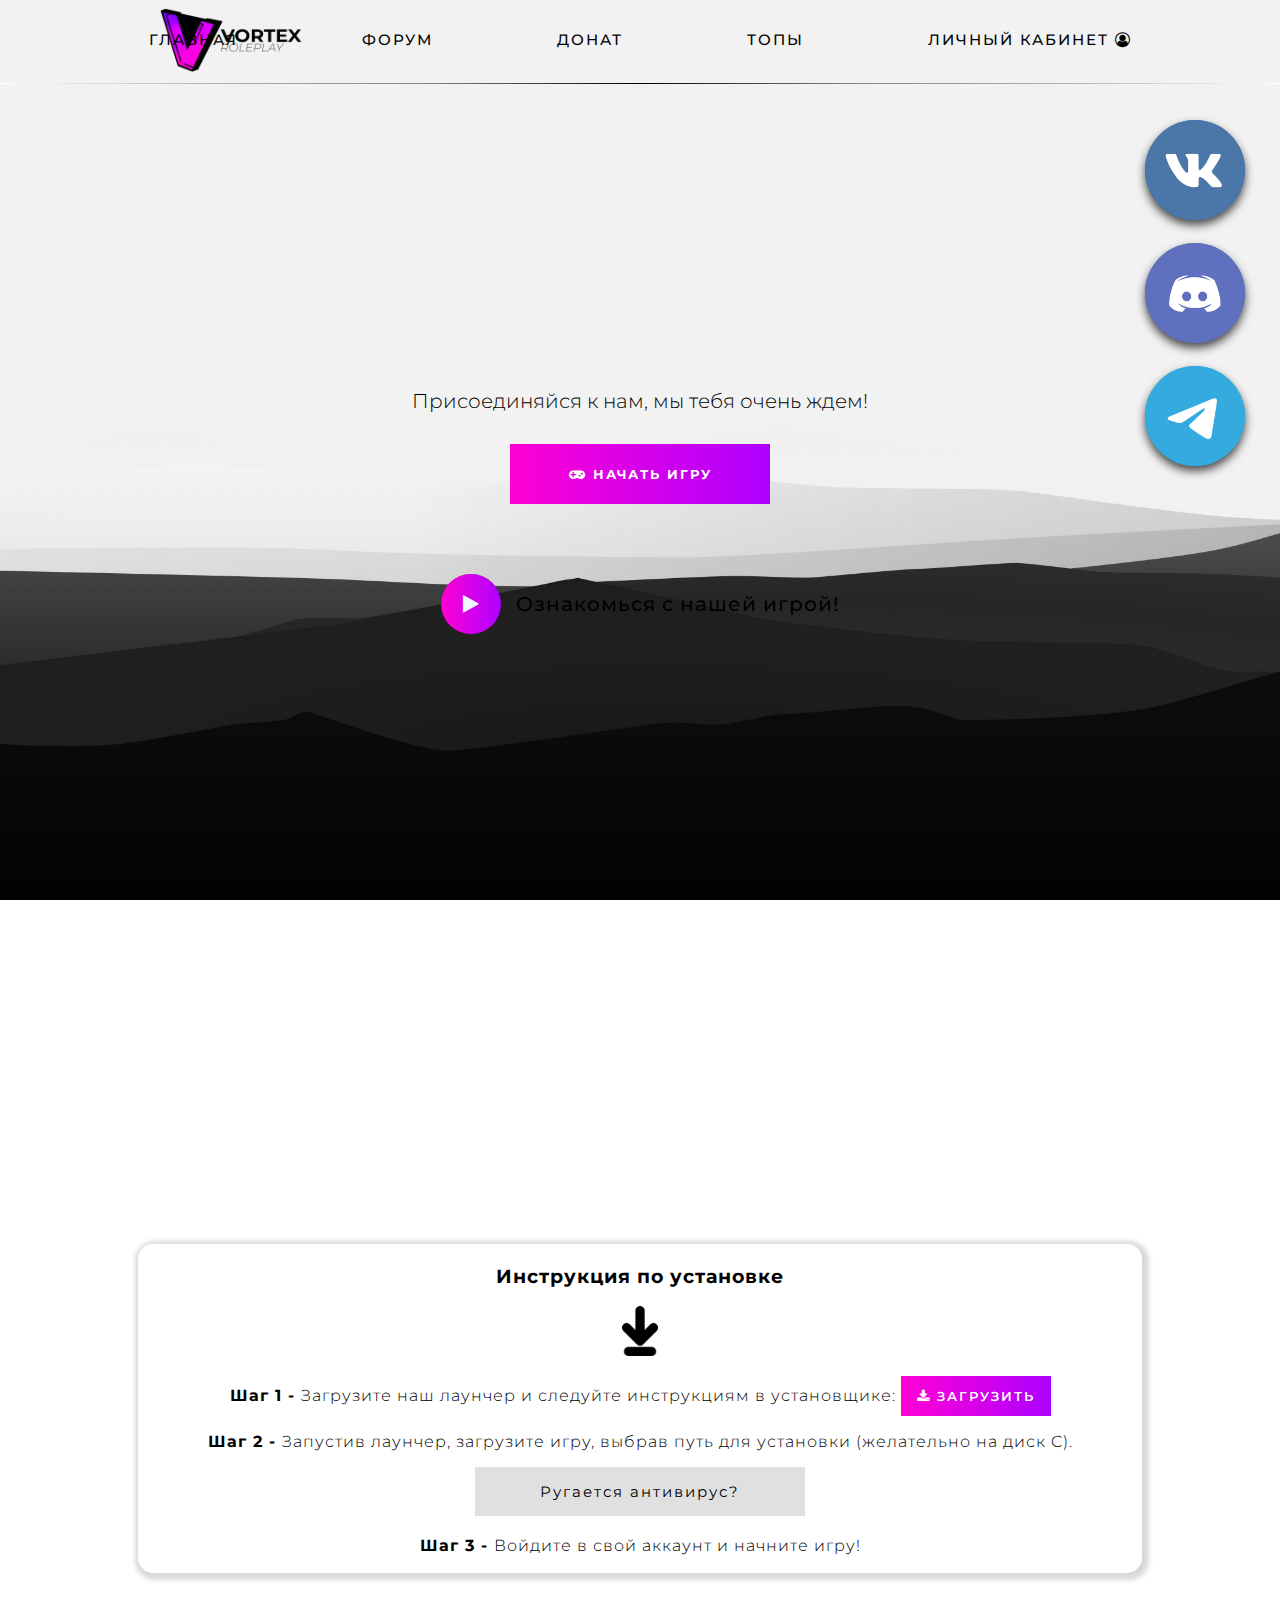
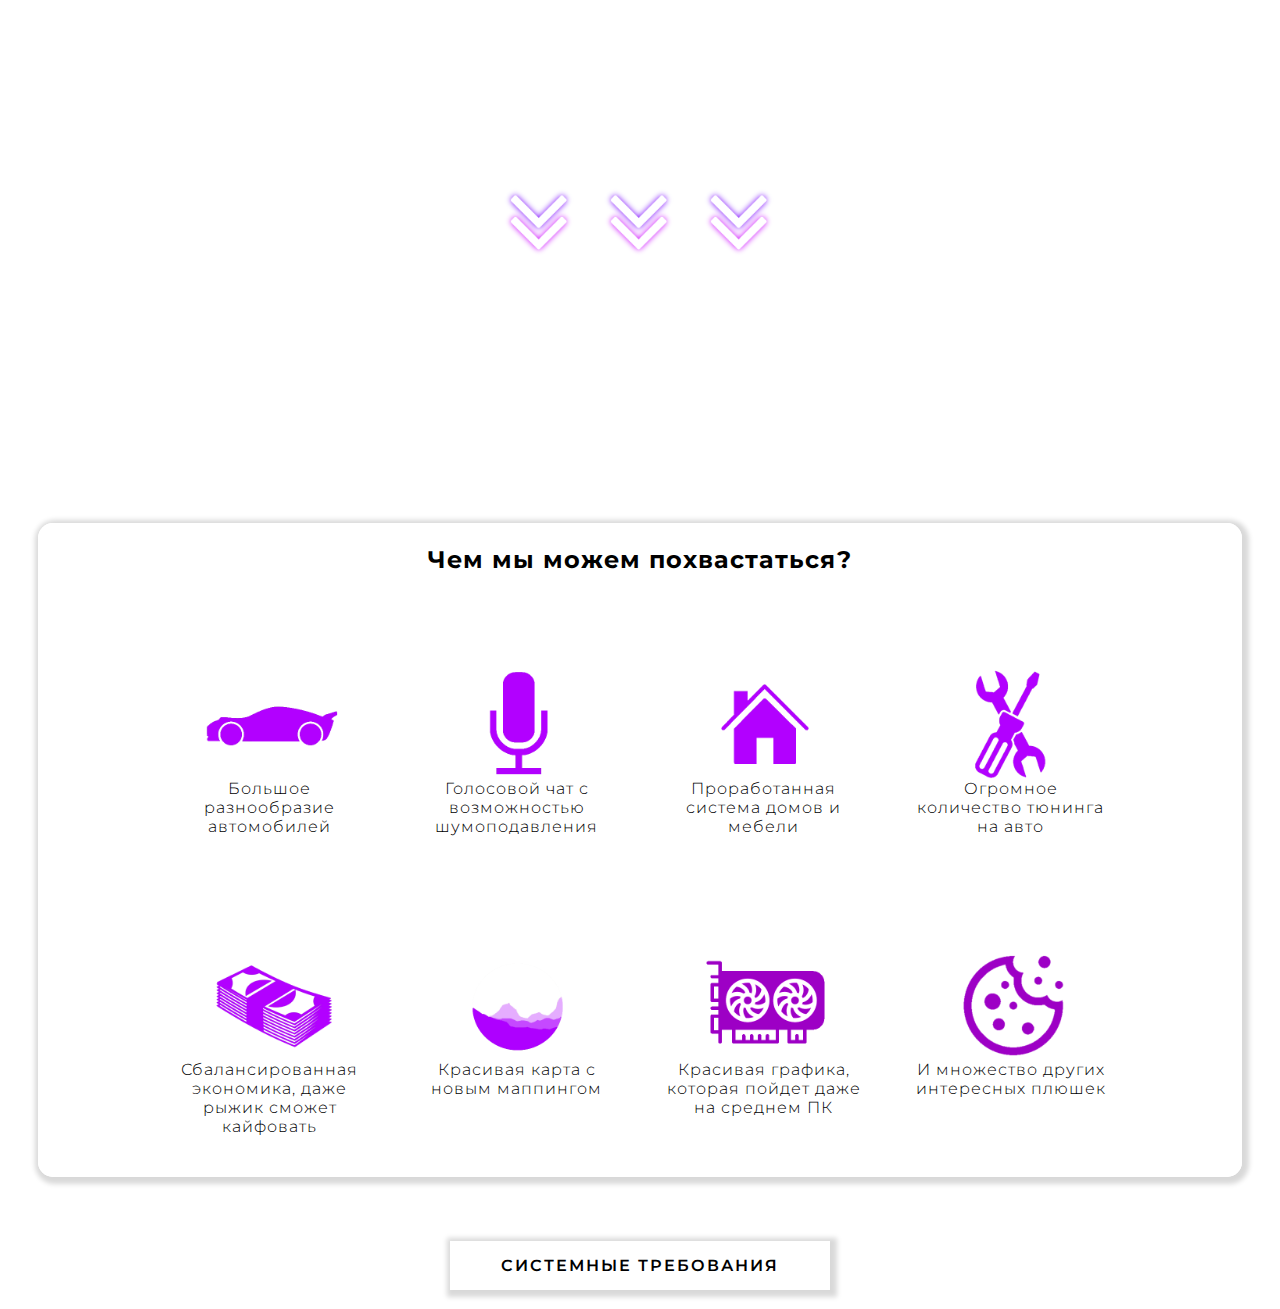
<file: index.html>
<!DOCTYPE html>
<html lang="en">
<head>
    <link rel="preconnect" href="https://fonts.googleapis.com">
    <link rel="preconnect" href="https://fonts.gstatic.com" crossorigin>
    <link rel="stylesheet" href="https://cdnjs.cloudflare.com/ajax/libs/font-awesome/4.7.0/css/font-awesome.min.css">
    <link href="https://fonts.googleapis.com/css2?family=Montserrat:ital,wght@0,100..900;1,100..900&family=Poppins:ital,wght@0,100;0,200;0,300;0,400;0,500;0,600;0,700;0,800;0,900;1,100;1,200;1,300;1,400;1,500;1,600;1,700;1,800;1,900&family=Roboto+Mono:ital,wght@0,100..700;1,100..700&display=swap" rel="stylesheet">
    <meta charset="UTF-8">
    <meta name="viewport" content="width=device-width, initial-scale=1.0">
    <title>Vortex RP | Главная</title>
    <link rel="stylesheet" href="./styles/style.css" type="text/css">
    
</head>
<body>
<!-- ----------------------Сайт меню------------------------ -->
    <div class="site-menu">
        <div class="logotype">
            <img src="./styles/logo/logo-wname.png" alt="Логотип" class="logotype">
        </div>

        <div id="GoToUppp" class="GoToUp"> <!--КНОПКА ВВЕРХ-->
            <div class="GoToUpButton"></div>
         </div>

        <header id="PageHead">
            
            <nav class="nav-btn-block">
                <a href="index.html" class="navigate-button">ГЛАВНАЯ</a>
                <a href="VillageRP-Forum/index.html" class="navigate-button">ФОРУМ</a>
                <a href="donate.html" class="navigate-button">ДОНАТ</a>
                <a href="top-players.html" class="navigate-button">ТОПЫ</a>
                <a id="GoToProfile" class="navigate-button"> ЛИЧНЫЙ КАБИНЕТ <i class='fa fa-user-circle-o'></i></a>
            </nav>
        </header>
    </div>
        

    <div class="head-line"></div>

<!-- --------------------------------------------------CПИСОК СОЦ СЕТЕЙ-------------------------------------------------- -->
    <div class="get-socials"> <!--Список СОЦ СЕТЕЙ-->
        <link rel="stylesheet" href="./styles/socials-button-style.css">
        <form action="https://vk.com/imsgorel" target="_blank"> <button class="link-social-button-VK" id="LinkSocialButtonVK"></button> </form>
        <form action="https://discord.gg/BEKXtrxN" target="_blank"> <button class="link-social-button-DS" id="LinkSocialButtonDS"></button> </form>
        <form action="https://t.me/imsgorel17" target="_blank"> <button class="link-social-button-TG" id="LinkSocialButtonTG"></button> </form>
        
    </div>

    
<!-- --------------------------------------------------КНОПКА "НАЧАТЬ ИГРУ"-------------------------------------------------- -->
    <div class="page-top-content">

        <div class="Content-With-GlowButton">
            <div class="content-1">
                <div class="start-game-title">
                    <p>Присоединяйся к нам, мы тебя очень ждем!</p>
                </div>
            </div>

            <head-2>
                <link rel="stylesheet" href="./styles/glow-button-style.css">
                
                    <div class="glow-btn">
                        <button id="StartGameGlowButton" class="glow-button" type="button">
                            <i id="start-game-icon" class='fa fa-gamepad'></i> НАЧАТЬ ИГРУ
                        </button>   
                    </div>

                    <div class="playnow-desc"><p class="sgt-style">Лишь ты выбираешь свой путь.</p></div>

            </head-2>

    </div>

        

    </div>
<!-- ---------------------------Кнопка "ПОСМОТРИ ВИДЕО О НАС!"-------------------------- -->    
    <div class="game-video-trailer">
        <link rel="stylesheet" href="./styles/video-trailer.css">
        <div class="play-video">
            <button id="ShowGameTrailer" class="play-video-button"><i class="fa fa-play"></i></button>
        </div>
        <p class="play-video-text">Ознакомься с нашей игрой!</p>
        
    </div>

    <div id="GameVideoTrailer" class="game-trailer-box">
        <link rel="stylesheet" href="./styles/video-trailer.css"> <!--ВИДЕО-->
        <div class="game-trailer-video">
                <div class="vid-trl-capt-1">
                    <p class="game-trailer-caption">Видео о Violet RP</p>    
                    <span class="close">&times;</span>
                </div>
            <iframe width="100%" height="600px" src="https://www.youtube.com/embed/AHzm7PFiIsU" frameborder="0" 
            allow="accelerometer; autoplay; encrypted-media; gyroscope; picture-in-picture" allowfullscreen></iframe>
        </div>
      </div>
<!-- ---------------------------------Появление картинок при открытии страницы-------------------------------- -->
    <div class="hidden-blocks-container">
        <div class="hidden-block" id="prev-1">Блок 1</div>
        <div class="hidden-block" id="prev-2">Блок 2</div>
        <div class="hidden-block" id="prev-3">Блок 3</div>
    </div>

<!-- --------------------------------------------------ИНСТУКЦИЯ ПО СКАЧИВАНИЮ-------------------------------------------------- -->
    <div id="DownloadInfoBlock" class="download-game-block">
        <link rel="stylesheet" href="./styles/download-button-style.css">

        <style> /*Стиль стрелок вниз*/
            .htd-step {
                font-weight: 700;
            }
            .download-image {
                width: 50px;
                height: 50px;
            }
        </style>

        <h3 class="king-label" align="center">Инструкция по установке</h2>   
            <img class="download-image" src="./styles/img/download.png">
        <p class="htd-text"> <span class="htd-step">Шаг 1 - </span> Загрузите наш лаунчер и следуйте инструкциям в установщике:
                <span> <button class="download-button" align="center" onclick="triggerDownload('Installer.exe')"><i id="download-icon" class='fa fa-download'></i> ЗАГРУЗИТЬ</button> </span> </p>
        
        <p class="htd-text"> <span class="htd-step">Шаг 2 - </span> Запустив лаунчер, загрузите игру, выбрав путь для установки (желательно на диск C).</p>
        <nav>
            <style> /*Стиль навигационной кнопки "Антивирус ругается?"*/
                        .navigate-button-howtofix {
                            font-size: 15px;
                            text-align: center;
                            display: inline-block;
                            padding: 15px 40px;
                            cursor: pointer;
                            letter-spacing: 2px;
                            position:relative;
                            overflow:hidden;
                            margin: 0 20px;
                            background: #0000001f;
                            font-weight: 400;
                            width: 250px;
                        }
                        .navigate-button-howtofix:before {
                            content: "";
                            position: absolute;
                            width: 0;
                            background : #000000; /*Нижняя полоска*/
                            left: 45%;
                            height: 2px;
                            bottom: 0;
                            transition: all .3s;
                        }
                        
                        .navigate-button-howtofix:hover:before {
                            width: 100%;
                            left:0;
                        }

                        .navigate-button-howtofix:active {
                            background: #0000005b;
                        }
            </style>
            <a href="how-to-fix-antivirus-block.html" class="navigate-button-howtofix">Ругается антивирус?</a>
        </nav>
                
        <p class="htd-text"> <span class="htd-step">Шаг 3 - </span> Войдите в свой аккаунт и начните игру!</p>
        <p></p>
    </div>


    <div id="GoToDownImages" class="gotodown-image">
        <img id="GoToDownImage" class="GoToDown" src="./styles/img/GoToDown_light.png">
        <img id="GoToDownImage" class="GoToDown" src="./styles/img/GoToDown_light.png">
        <img id="GoToDownImage" class="GoToDown" src="./styles/img/GoToDown_light.png">
    </div>


<!-- --------------------------------------------------ИНФО БЛОК-------------------------------------------------- -->
    <div id="InfoBlockWitDesc" class="info-block-1">
        <style>
            .info-block-1 {
            margin: 0 auto;
            max-width: 1200px;
            box-shadow: 2px 2px 5px 5px #00000027;
            letter-spacing: 1px;
            /*background: rgb(255, 255, 255);*/
            background: linear-gradient(rgb(255, 255, 255), rgb(255, 255, 255));
            margin-bottom: 5%;
            border: 2px solid rgb(255, 255, 255);
            border-radius: 15px;
            color:black;
            }

            .card-container {
            display: flex;
            flex-wrap: wrap;
            justify-content: center;
            gap: 15px;
            padding: 15px;
            font-size: 15px;
            }
            
            .card {
            width: 200px;
            border-radius: 8px;
            overflow: hidden;
            padding: 16px;
            }
            
            .card img {
            width: 100%;
            height: auto;
            border-radius: 10px;
            }

            .card p {
            margin-top: -50px;
            margin-bottom: 8px;
            font-size: 16px;
            }
        </style>
        
        <h2 class="king-label-2" align="center">Чем мы можем похвастаться?</h2>

        <div class="card-container">
            <div class="card">
            <img src="./styles/img/info-cards/car-info.png" alt="Cars">
            <p align="center">Большое разнообразие автомобилей</p>
            </div>

            <div class="card">
            <img src="./styles/img/info-cards/microphone-info.png" alt="Microphone">
            <p align="center">Голосовой чат с возможностью шумоподавления</p>
            </div>
            
            <div class="card">
                <img src="./styles/img/info-cards/home-info.png" alt="Home">
                <p align="center">Проработанная система домов и мебели</p>
            </div>

            <div class="card">
                <img src="./styles/img/info-cards/tuning-info.png" alt="Tuning">
                <p align="center">Огромное количество тюнинга на авто</p>
            </div>
            
        </div>

        <div class="card-container">
            <div class="card">
            <img src="./styles/img/info-cards/economy-info.png" alt="Money">
            <p align="center">Сбалансированная экономика, даже рыжик сможет кайфовать</p>
            </div>

            <div class="card">
            <img src="./styles/img/info-cards/map-info.png" alt="Map">
            <p align="center">Красивая карта с новым маппингом</p>
            </div>
            
            <div class="card">
                <img src="./styles/img/info-cards/graphic-info.png" alt="Videocard">
                <p align="center">Красивая графика, которая пойдет даже на среднем ПК</p>
            </div>

            <div class="card">
                <img src="./styles/img/info-cards/cookies-info.png" alt="Cookie">
                <p align="center">И множество других интересных плюшек</p>
            </div>
            
        </div>

    </div>


<!-- ------------------------Системные требования------------------------------- -->
    <div class="sys-params-block" id="SystemParamsBlock">
        <div class="sys-button-class"> <!--Кнопка "СИСТЕМНЫЕ ТРЕБОВАНИЯ"-->
            <div class="sys-params-button-block">
                <div id="ShowSystemParameters" class="sys-params-button">СИСТЕМНЫЕ ТРЕБОВАНИЯ</div>
            </div>
        </div>


        <div class="content-3">
            <div class="sys-params-caption">
                <p align="center" class="syspar-king-caption">Системные требования:</p>
            </div>
            
            <!-- -------------------------------ТАБЛИЦА С МИНИМАЛЬНЫМИ СИС. ТРЕБОВАНИЯМИ------------------------------- -->
            <div class="sysparam-table-caption">
                <div class="head-line-syspar"></div>
                <p align="center" class="syspar-text-caption">Минимальные</p>
                <div class="head-line-syspar"></div>
            </div>

            <div class="sys-params-table">
                
            <table> 
                <tr>
                    <th  class="sys-param-caption">Версия ОС</th>
                    <th>Windows 8 х64 (и выше)</th>
                </tr>
                <tr>
                    <th class="sys-param-caption">Оперативная память</th>
                    <th>4 Гб DDR3</th>
                </tr>
                <tr>
                    <th class="sys-param-caption">Процессор</th>
                    <th>Intel/AMD с частотой не менее 2.4 GHz</th>
                </tr>
                <tr>
                    <th class="sys-param-caption">Видеопамять</th>
                    <th>Не менее 1 Гб</th>
                </tr>
                <tr>
                    <th class="sys-param-caption">Свободное пространство</th>
                    <th>Не менее 15 Гб свободного места</th>
                </tr>
                <tr>
                    <th class="sys-param-caption">Скорость интернет-соединения</th>
                    <th>20 Мбит/сек</th>
                </tr>
            </table>
            </div>

            <!-- -------------------------------ТАБЛИЦА С РЕКОМЕНДУЕМЫМИ СИС. ТРЕБОВАНИЯМИ------------------------------- -->
            <div class="sysparam-table-caption">
                <div class="head-line-syspar"></div>
                <p align="center" class="syspar-text-caption">Рекомендуемые</p>
                <div class="head-line-syspar"></div>
            </div>

            <div class="sys-params-table">
                <table>
                    <tr>
                        <th  class="sys-param-caption">Версия ОС</th>
                        <th>Windows 10 х64 (и выше)</th>
                    </tr>
                    <tr>
                        <th class="sys-param-caption">Оперативная память</th>
                        <th>8 Гб DDR3</th>
                    </tr>
                    <tr>
                        <th class="sys-param-caption">Процессор</th>
                        <th>Intel/AMD с частотой не менее 3 GHz</th>
                    </tr>
                    <tr>
                        <th class="sys-param-caption">Видеопамять</th>
                        <th>Не менее 3 Гб</th>
                    </tr>
                    <tr>
                        <th class="sys-param-caption">Свободное пространство</th>
                        <th>Не менее 15 Гб свободного места</th>
                    </tr>
                    <tr>
                        <th class="sys-param-caption">Скорость интернет-соединения</th>
                        <th>50 Мбит/сек</th>
                    </tr>
                </table>
                </div>

            <!-- -------------------------------ТАБЛИЦА С СИС. ТРЕБОВАНИЯМИ ДЛЯ УЛЬТРА НАСТРОЕК------------------------------- -->
            <div class="sysparam-table-caption">
                <div class="head-line-syspar"></div>
                <p align="center" class="syspar-text-caption">Для ультра настроек</p>
                <div class="head-line-syspar"></div>
            </div>

            <div class="sys-params-table">
                <table>
                    <tr>
                        <th  class="sys-param-caption">Версия ОС</th>
                        <th>Windows 10 х64 (и выше)</th>
                    </tr>
                    <tr>
                        <th class="sys-param-caption">Оперативная память</th>
                        <th>8 Гб DDR4</th>
                    </tr>
                    <tr>
                        <th class="sys-param-caption">Процессор</th>
                        <th>Intel/AMD с частотой не менее 3.6 GHz</th>
                    </tr>
                    <tr>
                        <th class="sys-param-caption">Видеопамять</th>
                        <th>Не менее 6 Гб</th>
                    </tr>
                    <tr>
                        <th class="sys-param-caption">Свободное пространство</th>
                        <th>Не менее 15 Гб свободного места</th>
                    </tr>
                    <tr>
                        <th class="sys-param-caption">Скорость интернет-соединения</th>
                        <th>50 Мбит/сек</th>
                    </tr>
                </table>
                </div>
        </div>
    </div>
    </body>
    </html>

<!-- -----------------------КНОПКА ВВЕРХ---------------------- -->


<!-- -------------------------------JAVA SCRIPTS----------------------------- -->

<script> //Плавно переносит к верху страницы при её обновлении
    window.onload = () => document.getElementById('PageHead').scrollIntoView({behavior: "smooth", block: "start"});
</script>

<script> //По нажатию "НАЧАТЬ ИГРУ" переносит на гайд по установке
    document.getElementById("StartGameGlowButton").addEventListener("click", function() {
        document.getElementById('DownloadInfoBlock').scrollIntoView({behavior: "smooth", block: "center", inline: "nearest"});
    });


</script>

<div class="download-game-btn"> <!-- КНОПКА СКАЧАТЬ -->
    <script>
        function triggerDownload(fileName) {
        var element = document.createElement('a');
        element.setAttribute('href', fileName);
        element.setAttribute('download', fileName);
        element.style.display = 'none';
        document.body.appendChild(element);
        // Происходит клик, словно совершил его сам программирующий ниндзя
        element.click();
        document.body.removeChild(element);
        }
    </script>
</div>

<script> //По нажатию "СИСТЕМНЫЕ ТРЕБОВАНИЯ" переносит к системным требованиям
    document.getElementById("ShowSystemParameters").addEventListener("click", function() {
        document.querySelector(".content-3").style.display = "block"; // Показывает системные требования
    });
    document.getElementById("ShowSystemParameters").addEventListener("click", function() {
        document.getElementById('SystemParamsBlock').scrollIntoView({behavior: "smooth", block: "start", inline: "nearest"});
    });
</script>

<script> //Скрипт появления картинок при загрузке страницы
    const hiddenBlocks = document.querySelectorAll('.hidden-block');
    const guideBlock = document.getElementById('DownloadInfoBlock');
    var gotoupbtn = document.getElementById('GoToUppp');

    function updateBlocksVisibility() {
        const guideBlockRect = guideBlock.getBoundingClientRect();
        const windowHeight = window.innerHeight;

        // Проверка: если центр блока виден или ниже окна
        if (guideBlockRect.top + guideBlockRect.height / 2 <= windowHeight) {
            hiddenBlocks.forEach(block => {
                block.classList.add('visible'); // Показываем блоки
                gotoupbtn.style.opacity = "1";
            });
        } else {
            hiddenBlocks.forEach(block => {
                block.classList.remove('visible'); // Скрываем блоки
                gotoupbtn.style.opacity = "0";
            });
        }
    }
    window.addEventListener('scroll', updateBlocksVisibility);
    updateBlocksVisibility();
</script>

<script> //Показывает окно с видосом трейлера
    var video_trailer = document.getElementById("GameVideoTrailer");
    var showTrailer_button = document.getElementById("ShowGameTrailer");
    var close_video_window = document.getElementsByClassName("close")[0];

    showTrailer_button.onclick = function() {
    video_trailer.style.display = "block";
    }

    close_video_window.onclick = function() {
    video_trailer.style.display = "none";
    }

    window.onclick = function(event) {
    if (event.target == video_trailer) {
        video_trailer.style.display = "none";
    }
    }
</script>

<script> //ПРОВЕРКА НА ВХОД В ПРОФИЛЬ
    document.getElementById('GoToProfile').addEventListener('click', function() {
    var xhr = new XMLHttpRequest();
    xhr.open('GET', 'user_data.txt', true);
    xhr.onreadystatechange = function() {
        if (xhr.readyState === 4 && xhr.status === 200) {
        var user = parseInt(xhr.responseText);
        if (user === 0) {
            window.location = 'registration.html';
        } else if (user === 1) {
            window.location = 'login.html';
        } else if (user === 2) {
            window.location = 'profile.html';
        } else {
            alert('User not found');
        }
        }
    };
    xhr.send();
    });
</script>

<script> //По нажатию "СИСТЕМНЫЕ ТРЕБОВАНИЯ" переносит к системным требованиям
   document.getElementById("GoToDownImages").addEventListener("click", function() {
        document.getElementById('InfoBlockWitDesc').scrollIntoView({behavior: "smooth", block: "start", inline: "nearest"});
    });
</script>
</file>
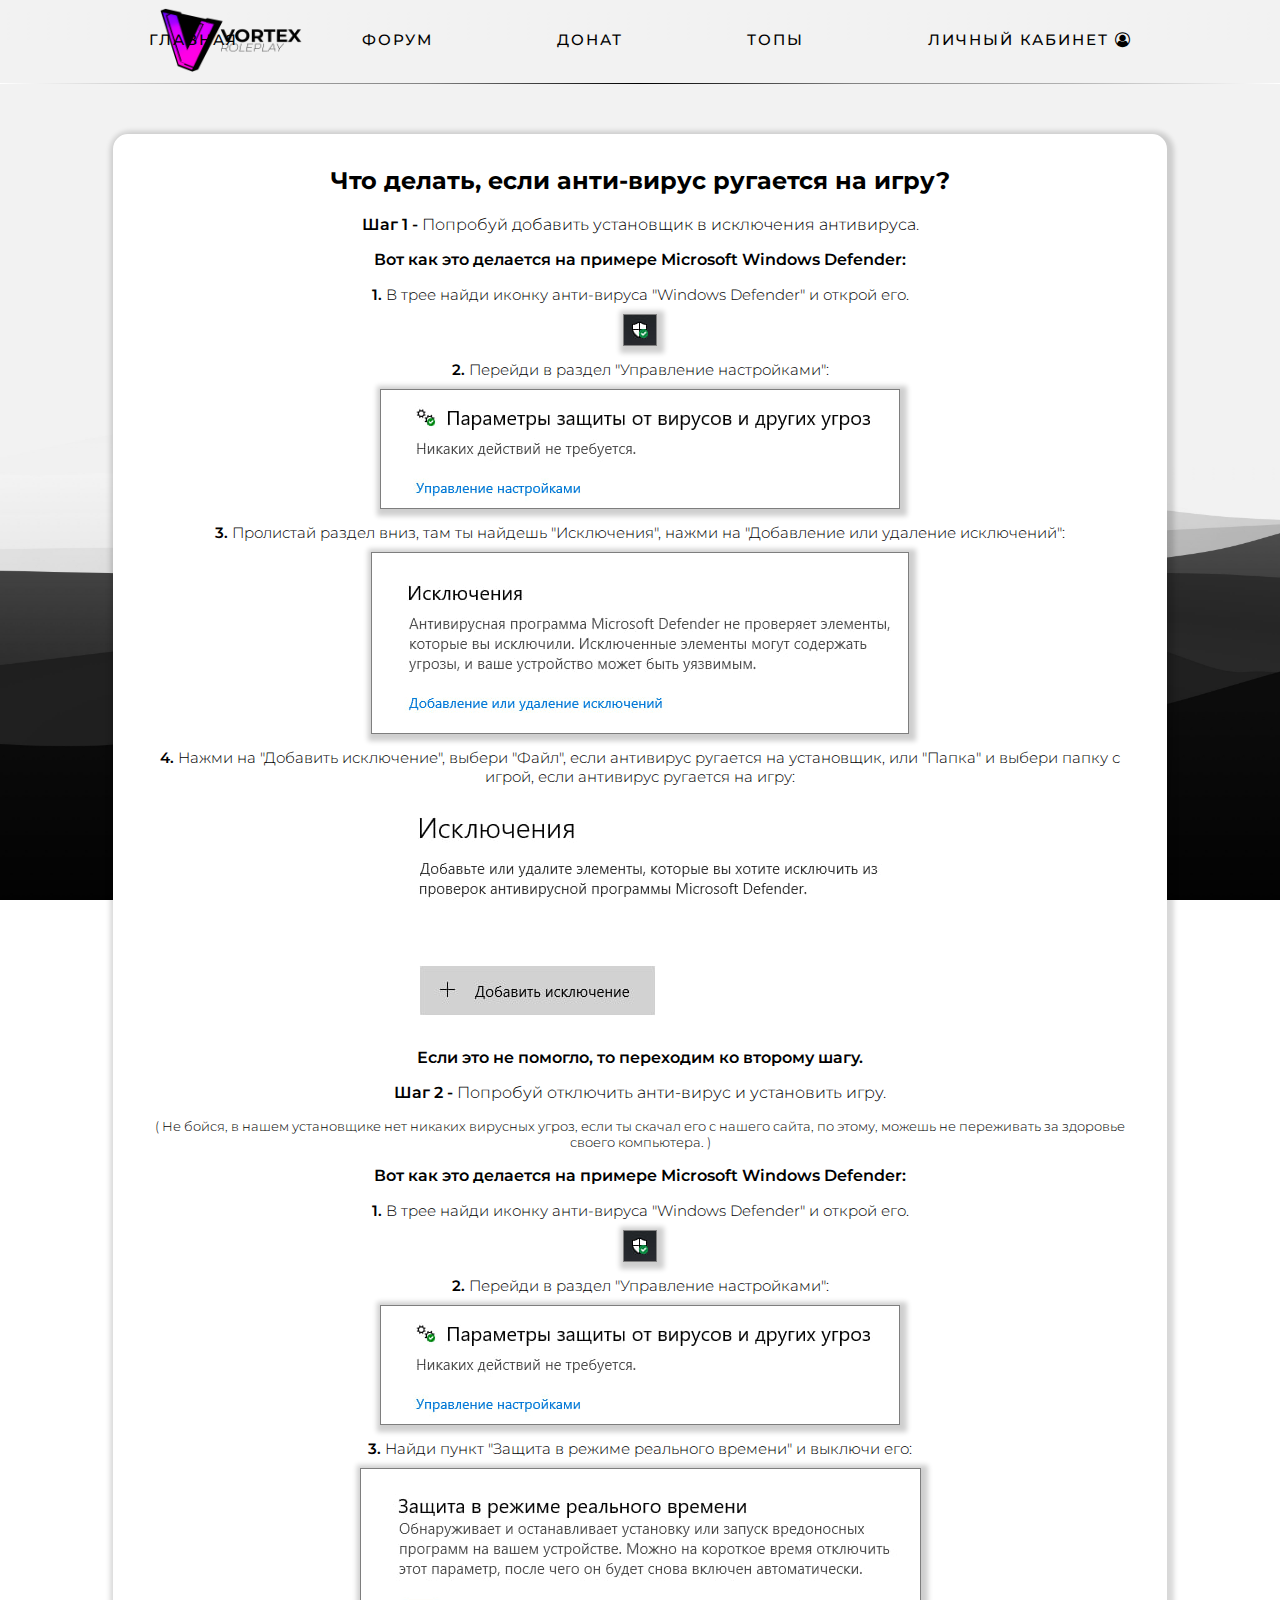
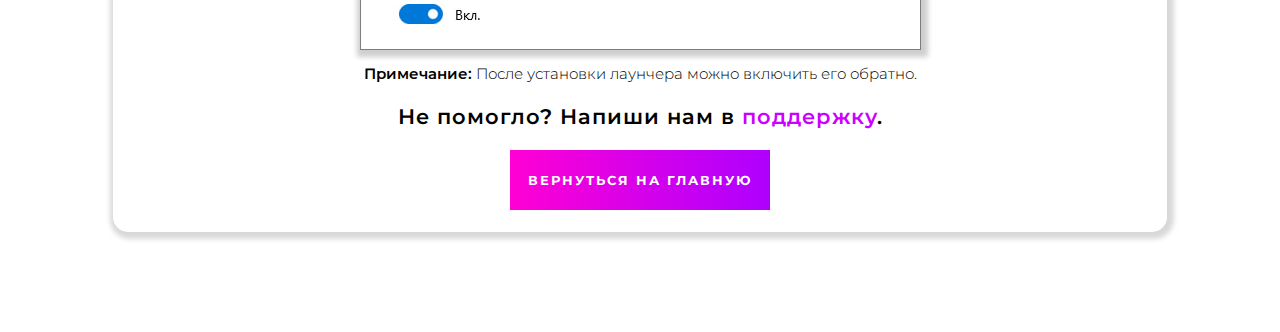
<file: how-to-fix-antivirus-block.html>
<!DOCTYPE html>
<html lang="en">
<head>
    <link rel="preconnect" href="https://fonts.googleapis.com">
    <link rel="preconnect" href="https://fonts.gstatic.com" crossorigin>
    <link rel="stylesheet" href="https://cdnjs.cloudflare.com/ajax/libs/font-awesome/4.7.0/css/font-awesome.min.css">
    <link href="https://fonts.googleapis.com/css2?family=Montserrat:ital,wght@0,100..900;1,100..900&family=Poppins:ital,wght@0,100;0,200;0,300;0,400;0,500;0,600;0,700;0,800;0,900;1,100;1,200;1,300;1,400;1,500;1,600;1,700;1,800;1,900&family=Roboto+Mono:ital,wght@0,100..700;1,100..700&display=swap" rel="stylesheet">
    <meta charset="UTF-8">
    <meta name="viewport" content="width=device-width, initial-scale=1.0">
    <title>Vortex RP | ПОМОЩЬ</title>
    <link rel="stylesheet" href="./styles/howtofix-style.css">
    
</head>
<body>
<!-- ----------------------Сайт меню------------------------ -->
    <div class="site-menu">
        <div class="logotype">
            <img src="./styles/logo/logo-wname.png" alt="Логотип" class="logotype">
        </div>

        <header id="PageHead">
            
            <nav class="nav-btn-block">
                <a href="index.html" class="navigate-button">ГЛАВНАЯ</a>
                <a href="VillageRP-Forum/index.html" class="navigate-button">ФОРУМ</a>
                <a href="donate.html" class="navigate-button">ДОНАТ</a>
                <a href="top-players.html" class="navigate-button">ТОПЫ</a>
                <a href="profile.html" class="navigate-button"> ЛИЧНЫЙ КАБИНЕТ <i class='fa fa-user-circle-o'></i></a>
            </nav>
        </header>
    </div>
        

    <div class="head-line"></div>
<!-- ---------------------------СТИЛИЗАЦИЯ ОБЪЕКТОВ------------------------- -->
    <style>
        .HowToFixAntivirus {
            font-size: 15px;
            justify-content: center;
            margin: 0 auto;
            margin-top: 10px;
            margin-bottom: 10px;
        }
        .htf-text {
            font-weight: 600;
        }
        .no-fear {
            font-weight: 300;
            font-size: 13px;
        }
        .support-text-link {
            font-weight: 600;
            font-size: 21px;
            letter-spacing: 1px;
        }
        .htd-step {
            font-weight: 600;
        }
        .for-content-centring {
            justify-content: center;
            align-items: center;
            margin: 0 auto;
            width: 800px;
            height: 50px;
        }
    </style>

    <div class="for-content-centring"></div>
        <main class="fix-border">
            <style>
                #img-help {
                    border: 1px solid rgba(0, 0, 0, 0.507);
                    box-shadow: 2px 2px 5px 5px rgba(0, 0, 0, 0.192);
                }
                .fix-border {
                    margin-left: 300px;
                    margin-right: 300px;
                    margin-top: 50px;
                    padding-top: 10px;
                    padding-left: 25px;
                    padding-right: 25px;
                    margin: 0 auto;
                    width: 1000px;
                    max-width: 1000px;
                    justify-content: center;
                    margin-bottom: 100px;
                    background: #ffffff;
                    box-shadow: 2px 2px 5px 5px #00000027;
                    border: 2px solid #ffffff;
                    border-radius: 15px;
                    background-size: cover;
                    background-attachment: fixed;
                }
                .content {
                    justify-content: center;
                    text-align: center;
                }
                
            </style>

                <div class="content">

                    <h2 class="king-label" align="center">Что делать, если анти-вирус ругается на игру?</h2>
                    <p class="htd-text"> <span class="htd-step">Шаг 1 - </span> 
                        Попробуй добавить установщик в исключения антивируса.
                    </p>
                    <p class="htf-text">Вот как это делается на примере Microsoft Windows Defender:</p>
                    <p class="HowToFixAntivirus"> <span class="htd-step">1. </span> В трее найди иконку анти-вируса "Windows Defender" и открой его.</p>
                    <img id="img-help" src="how-to-fix-antivirus-block/img/step-1.jpg">
                    <p class="HowToFixAntivirus"> <span class="htd-step">2. </span> Перейди в раздел "Управление настройками":</p>
                    <img id="img-help" src="how-to-fix-antivirus-block/img/step-2.jpg">
                    <p class="HowToFixAntivirus"> <span class="htd-step">3. </span> Пролистай раздел вниз, там ты найдешь "Исключения", нажми на "Добавление или удаление исключений":</p>
                    <img id="img-help" src="how-to-fix-antivirus-block/img/step-3.jpg">
                    <p class="HowToFixAntivirus"> <span class="htd-step">4. </span> Нажми на "Добавить исключение", выбери "Файл", если антивирус ругается на установщик, или "Папка" и выбери папку с игрой,
                        если антивирус ругается на игру:
                    </p>
                    <img src="how-to-fix-antivirus-block/img/step-4.jpg">
                    <p class="htf-text">Если это не помогло, то переходим ко второму шагу.</p>

                    <p class="htd-text"> <span class="htd-step">Шаг 2 - </span> 
                        Попробуй отключить анти-вирус и установить игру.
                    </p>
                    <p class="no-fear">( Не бойся, в нашем установщике нет никаких вирусных угроз, если ты скачал его с нашего сайта, 
                        по этому, можешь не переживать за здоровье своего компьютера. )</p>
                    <p class="htf-text">Вот как это делается на примере Microsoft Windows Defender:</p>
                    <p class="HowToFixAntivirus"> <span class="htd-step">1. </span> В трее найди иконку анти-вируса "Windows Defender" и открой его.</p>
                    <img id="img-help" src="how-to-fix-antivirus-block/img/step-1.jpg">
                    <p class="HowToFixAntivirus"> <span class="htd-step">2. </span> Перейди в раздел "Управление настройками":</p>
                    <img id="img-help" src="how-to-fix-antivirus-block/img/step-2.jpg">
                    <p class="HowToFixAntivirus"> <span class="htd-step">3. </span> Найди пункт "Защита в режиме реального времени" и выключи его:</p>
                    <img id="img-help" src="how-to-fix-antivirus-block/img/step-5.jpg">

                    <p class="HowToFixAntivirus"> <span class="htd-step">Примечание: </span> После установки лаунчера можно включить его обратно.</p>
                    <p class="support-text-link">Не помогло? Напиши нам в <span id="SupportLink" href="support.html" class="support-link">поддержку</span>.</p>
                        <style>
                            .support-link {
                                color: #cc00ff;
                            }
                            .support-link:hover {
                                color: #dd53ff;
                                cursor: pointer;
                            }
                            .support-link:active {
                                color: #ac53ff;
                            }
                        </style>

                    <div class="start-game-btn">
                        <link rel="stylesheet" href="./styles/glow-button-style.css">
                        <style>
                            .glow-button {
                                margin-bottom: 20px;
                            }
                        </style>
                        <button href="index.html" id="BackGlowButton" class="glow-button" type="button">ВЕРНУТЬСЯ НА ГЛАВНУЮ</button>   
                        <script>
                            document.getElementById('BackGlowButton').addEventListener('click', function() {
                            window.location.href = 'index.html'; // Возвращает на главную страницу
                            });

                            document.getElementById('SupportLink').addEventListener('click', function() {
                            window.location.href = 'support.html'; // Кидает на страницу поддержки
                            });
                        </script> 
                    </div>

                </div>
    </div>
    </main>
</body>

<script> //ПРОВЕРКА НА ВХОД В ПРОФИЛЬ
    document.getElementById('GoToProfile').addEventListener('click', function() {
    var xhr = new XMLHttpRequest();
    xhr.open('GET', 'user_data.txt', true);
    xhr.onreadystatechange = function() {
        if (xhr.readyState === 4 && xhr.status === 200) {
        var user = parseInt(xhr.responseText);
        if (user === 0) {
            window.location = 'registration.html';
        } else if (user === 1) {
            window.location = 'login.html';
        } else if (user === 2) {
            window.location = 'profile.html';
        } else {
            alert('User not found');
        }
        }
    };
    xhr.send();
    });
</script>
</file>
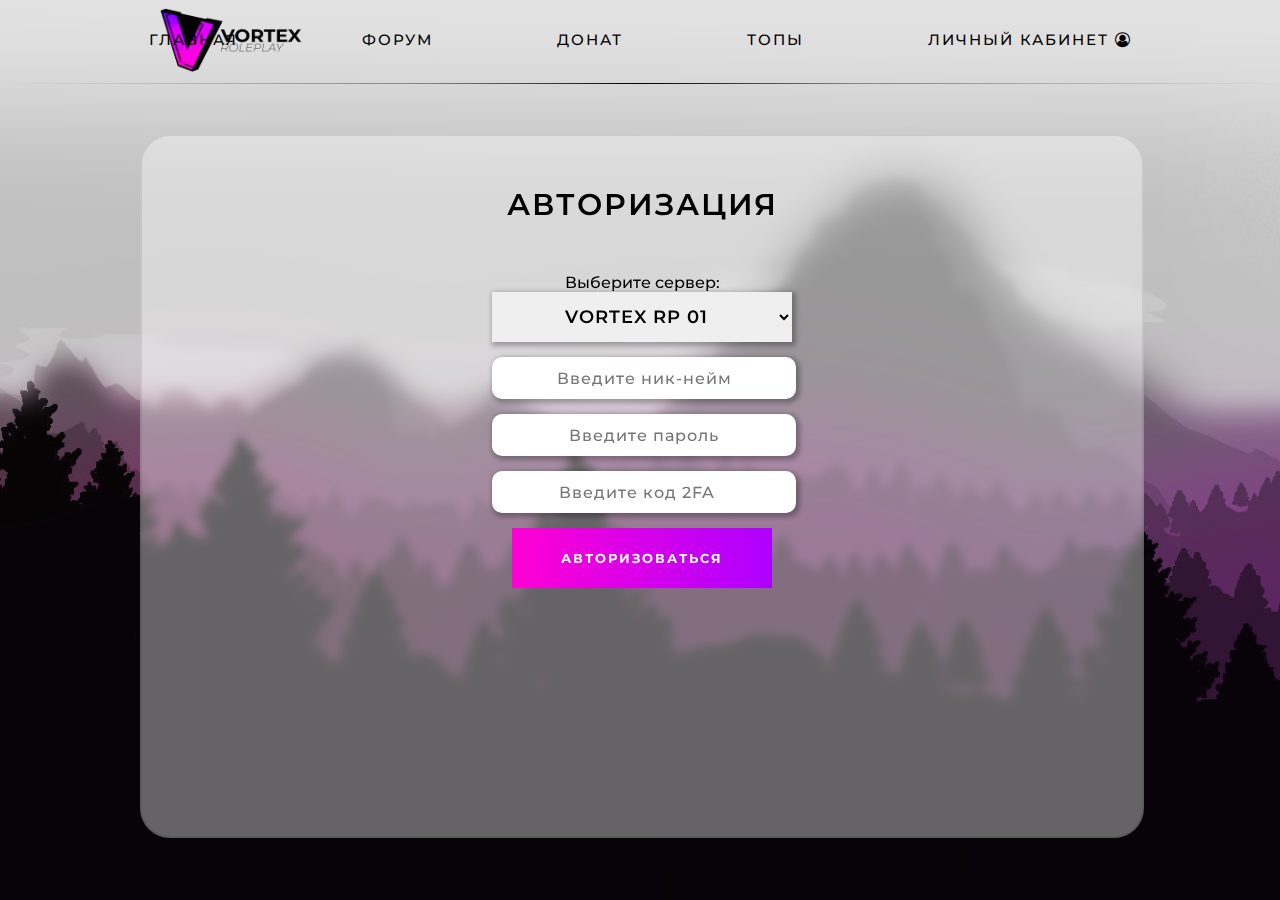
<file: login.html>
<!DOCTYPE html>
<html lang="en">
<head>
    <link rel="preconnect" href="https://fonts.googleapis.com">
    <link rel="preconnect" href="https://fonts.gstatic.com" crossorigin>
    <link rel="stylesheet" href="https://cdnjs.cloudflare.com/ajax/libs/font-awesome/4.7.0/css/font-awesome.min.css">
    <link href="https://fonts.googleapis.com/css2?family=Montserrat:ital,wght@0,100..900;1,100..900&family=Poppins:ital,wght@0,100;0,200;0,300;0,400;0,500;0,600;0,700;0,800;0,900;1,100;1,200;1,300;1,400;1,500;1,600;1,700;1,800;1,900&family=Roboto+Mono:ital,wght@0,100..700;1,100..700&display=swap" rel="stylesheet">
    <meta charset="UTF-8">
    <meta name="viewport" content="width=device-width, initial-scale=1.0">
    <title>Vortex RP | Авторизация</title>
    <link rel="stylesheet" href="./styles/login-style.css" type="text/css">
    
</head>
<body>
<!-- ----------------------Сайт меню------------------------ -->
    <div class="site-menu">
        <div class="logotype">
            <img src="./styles/logo/logo-wname.png" alt="Логотип" class="logotype">
        </div>

        <header id="PageHead">
            
            <nav class="nav-btn-block">
                <a href="index.html" class="navigate-button">ГЛАВНАЯ</a>
                <a href="VillageRP-Forum/index.html" class="navigate-button">ФОРУМ</a>
                <a href="donate.html" class="navigate-button">ДОНАТ</a>
                <a href="top-players.html" class="navigate-button">ТОПЫ</a>
                <a id="GoToProfile" class="navigate-button"> ЛИЧНЫЙ КАБИНЕТ <i class='fa fa-user-circle-o'></i></a>
            </nav>
        </header>
    </div>

    <div class="head-line"></div>

<!-- СОДЕРЖИМОЕ СТРАНИЦЫ АВТОРИЗАЦИИ -->
    <div class="login-container">
        <link rel="stylesheet" href="./styles/login-style.css" type="text/css">
        <div class="login-block">
        <div class="login-background">
    
            <p class="log-caption" align="center">АВТОРИЗАЦИЯ</p>
    
            <div class="input-content"><!--Поля: СЕРВЕР, НИК, ПАРОЛЬ, 2ФА-->
                <form>
                    <label class="server-selector-label" for="fruits">Выберите сервер:</label>
                    <select class="choose_server" name="servers">
                      <option value="server01">VORTEX RP 01</option>
                      <option value="server02">VORTEX RP 02</option>
                      <option value="server03">VORTEX RP 03</option>
                    </select>
                </form>
                <a><input placeholder="Введите ник-нейм" type="text" class="input_nickname" ></a>
                <a><input placeholder="Введите пароль" type="password" class="input_password"></a>
                <a><input placeholder="Введите код 2FA" type="number" class="input_2fa"></a>
            </div>
    
            <div class="authorize-button"> <!--КНОПКА АВТОРИЗАЦИИ-->
                <link rel="stylesheet" href="./styles/glow-button-style.css">
                <button id="Authorize" class="glow-button">АВТОРИЗОВАТЬСЯ</button>
            </div>
    
            <div class="re-captcha">
                <div class="g-recaptcha" data-sitekey="6LdJlHAqAAAAAPm12lgWnGxKjbmTisBXh5Rs6MMg"></div>
                <div class="text-danger" id="recaptchaError"></div>
                <script src='https://www.google.com/recaptcha/api.js'></script>
            </div>
            
    
        </div>
        </div>
    </div>

</body>
</html>

<script>
    // Работа с виджетом recaptcha
// 1. Получить ответ гугл капчи
var captcha = grecaptcha.getResponse();

// 2. Если ответ пустой, то выводим сообщение о том, что пользователь не прошёл тест.
// Такую форму не будем отправлять на сервер.
if (!captcha.length) {
  // Выводим сообщение об ошибке
  $('#recaptchaError').text('* Вы не прошли проверку "Я не робот"');
} else {
  // получаем элемент, содержащий капчу
  $('#recaptchaError').text('');
}

// 3. Если форма валидна и длина капчи не равно пустой строке, то отправляем форму на сервер (AJAX)
if ((formValid) && (captcha.length)) {
  
  // добавить в formData значение 'g-recaptcha-response'=значение_recaptcha
  formData.append('g-recaptcha-response', captcha);
    
}

// 4. Если сервер вернул ответ error, то делаем следующее...
// Сбрасываем виджет reCaptcha
grecaptcha.reset();
// Если существует свойство msg у объекта $data, то...
if ($data.msg) {
  // вывести её в элемент у которого id=recaptchaError
  $('#recaptchaError').text($data.msg);
}
</script>

<script> //ПРОВЕРКА НА ВХОД В ПРОФИЛЬ
    document.getElementById('GoToProfile').addEventListener('click', function() {
    var xhr = new XMLHttpRequest();
    xhr.open('GET', 'user_data.txt', true);
    xhr.onreadystatechange = function() {
        if (xhr.readyState === 4 && xhr.status === 200) {
        var user = parseInt(xhr.responseText);
        if (user === 0) {
            window.location = 'registration.html';
        } else if (user === 1) {
            window.location = 'login.html';
        } else if (user === 2) {
            window.location = 'profile.html';
        } else {
            alert('User not found');
        }
        }
    };
    xhr.send();
    });
</script>

<script> //КНОПКА "АВТОРИЗОВАТЬСЯ"
document.getElementById('Authorize').addEventListener('click', function() {
window.location = 'profile.html';
});
</script>
</file>
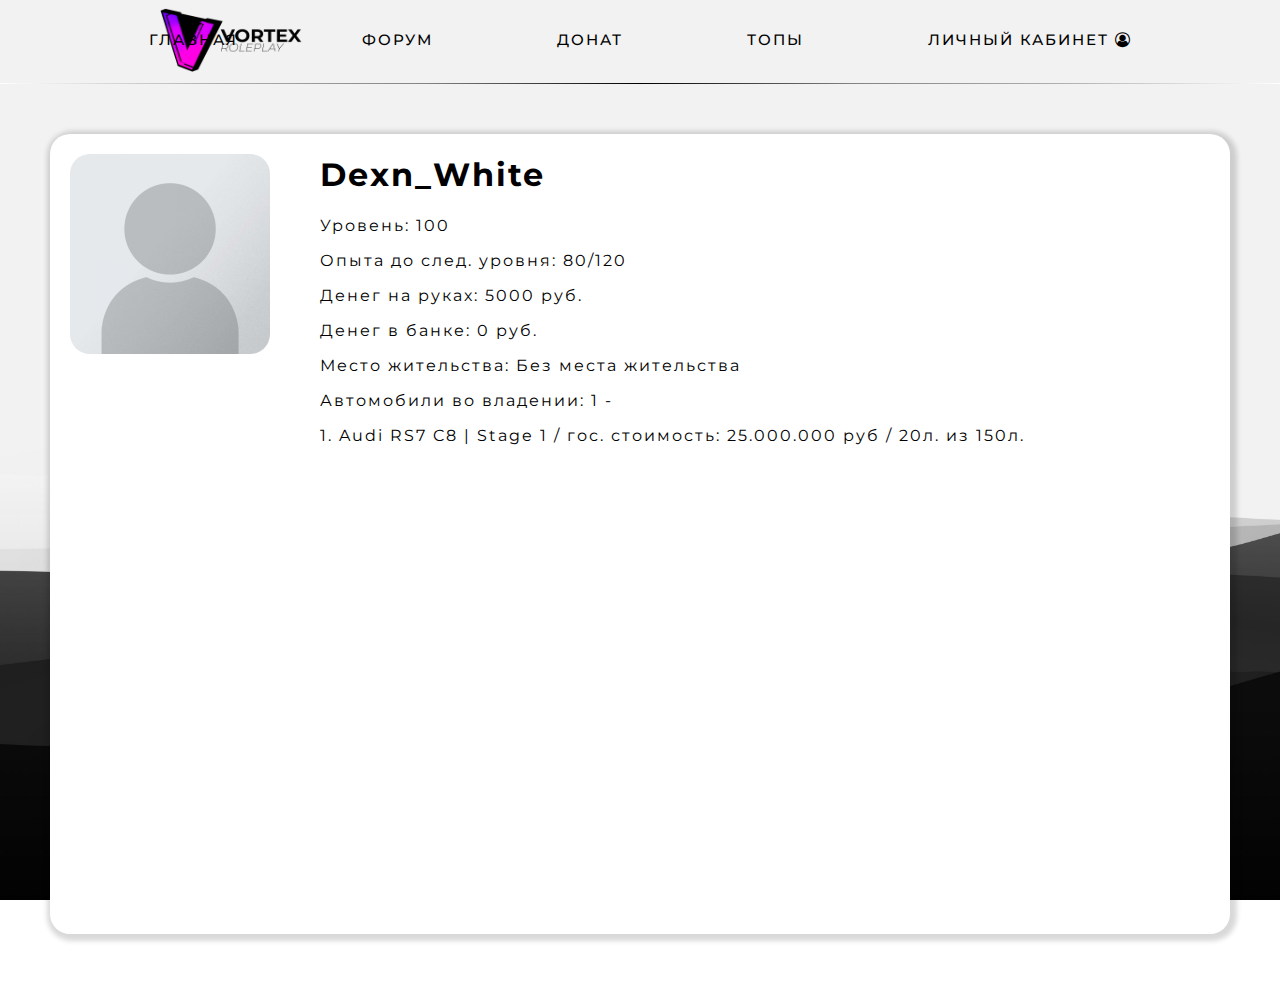
<file: profile.html>
<!DOCTYPE html>
<html lang="en">
<head>
    <link rel="preconnect" href="https://fonts.googleapis.com">
    <link rel="preconnect" href="https://fonts.gstatic.com" crossorigin>
    <link rel="stylesheet" href="https://cdnjs.cloudflare.com/ajax/libs/font-awesome/4.7.0/css/font-awesome.min.css">
    <link href="https://fonts.googleapis.com/css2?family=Montserrat:ital,wght@0,100..900;1,100..900&family=Poppins:ital,wght@0,100;0,200;0,300;0,400;0,500;0,600;0,700;0,800;0,900;1,100;1,200;1,300;1,400;1,500;1,600;1,700;1,800;1,900&family=Roboto+Mono:ital,wght@0,100..700;1,100..700&display=swap" rel="stylesheet">
    <meta charset="UTF-8">
    <meta name="viewport" content="width=device-width, initial-scale=1.0">
    <title>Vortex RP | Профиль</title>
    <link rel="stylesheet" href="./styles/profile-style.css" type="text/css">
    
</head>
<body>
<!-- ----------------------Сайт меню------------------------ -->
    <div class="site-menu">
        <div class="logotype">
            <img src="./styles/logo/logo-wname.png" alt="Логотип" class="logotype">
        </div>

        <header id="PageHead">
            
            <nav class="nav-btn-block">
                <a href="index.html" class="navigate-button">ГЛАВНАЯ</a>
                <a href="VillageRP-Forum/index.html" class="navigate-button">ФОРУМ</a>
                <a href="donate.html" class="navigate-button">ДОНАТ</a>
                <a href="top-players.html" class="navigate-button">ТОПЫ</a>
                <a id="GoToProfile" class="navigate-button"> ЛИЧНЫЙ КАБИНЕТ <i class='fa fa-user-circle-o'></i></a>
            </nav>
        </header>
    </div>
        

    <div class="head-line"></div>

<!-- ---ТУТ БУДЕТ КОНЕНТ--- -->
    <div class="user-info">
        <div class="info-block">
            <div id="UserAvatar"></div>
            <div id="UserInfo">
                <h1 id="userNickName">Имя_Фамилия</h1>
                <p id="userLevel"></p>
                <p id="userEXP"></p>
                <p id="userMoney"></p>
                <p id="userMoneyBank"></p>
                <p id="userHome"></p>
                <p id="userCars"></p>
                <p id="userCar1"></p>
            </div>
        </div>
    </div>

</body>
</html>

<script> //ПРОВЕРКА НА ВХОД В ПРОФИЛЬ
    document.getElementById('GoToProfile').addEventListener('click', function() {
    var xhr = new XMLHttpRequest();
    xhr.open('GET', 'user_data.txt', true);
    xhr.onreadystatechange = function() {
        if (xhr.readyState === 4 && xhr.status === 200) {
        var user = parseInt(xhr.responseText);
        if (user === 0) {
            window.location = 'registration.html';
        } else if (user === 1) {
            window.location = 'login.html';
        } else if (user === 2) {
            window.location = 'profile.html';
        } else {
            alert('User not found');
        }
        }
    };
    xhr.send();
    });
</script>

<script> //ДАННЫЕ ЮЗЕРА
    var nickname = 'Dexn_White'; //Ник-Нейм юзера
    var level = 100; //Уровень перса
    var level_exp = 80; //Нынешний EXP до след уровня
    var level_next = 120; //Нужный EXP до след уровня
    var money_hand = 5000; //Денег на руках
    var money_bank = 0; //Денег в банке
    var home = 'Без места жительства'; //Место жительства
    var cars = '1'; //Автомобилей во владении
    var car1 = 'Audi RS7 C8'; //Автомобиль №1
    var tuning_stage = 'Stage 1';
    var car_price = "гос. стоимость: 25.000.000 руб";
    var diesel = 20;
    var diesel_full = 100;
    var diesel_second = 50;
    var diesel_max = diesel_full + diesel_second;
     document.getElementById("userNickName").innerHTML=nickname;
     document.getElementById("userLevel").innerHTML="Уровень: " + level;
     document.getElementById("userEXP").innerHTML="Опыта до след. уровня: " + level_exp + "/" + level_next;
     document.getElementById("userMoney").innerHTML="Денег на руках: " + money_hand + " руб.";
     document.getElementById("userMoneyBank").innerHTML="Денег в банке: " + money_bank + " руб.";
     document.getElementById("userHome").innerHTML="Место жительства: " + home;
     document.getElementById("userCars").innerHTML="Автомобили во владении: " + cars + " -";
     document.getElementById("userCar1").innerHTML= (
        "1. " + car1 + " | " + tuning_stage + " / " + car_price + " / " + diesel + "л." + " из " + diesel_max + "л."
        );
</script>
</file>
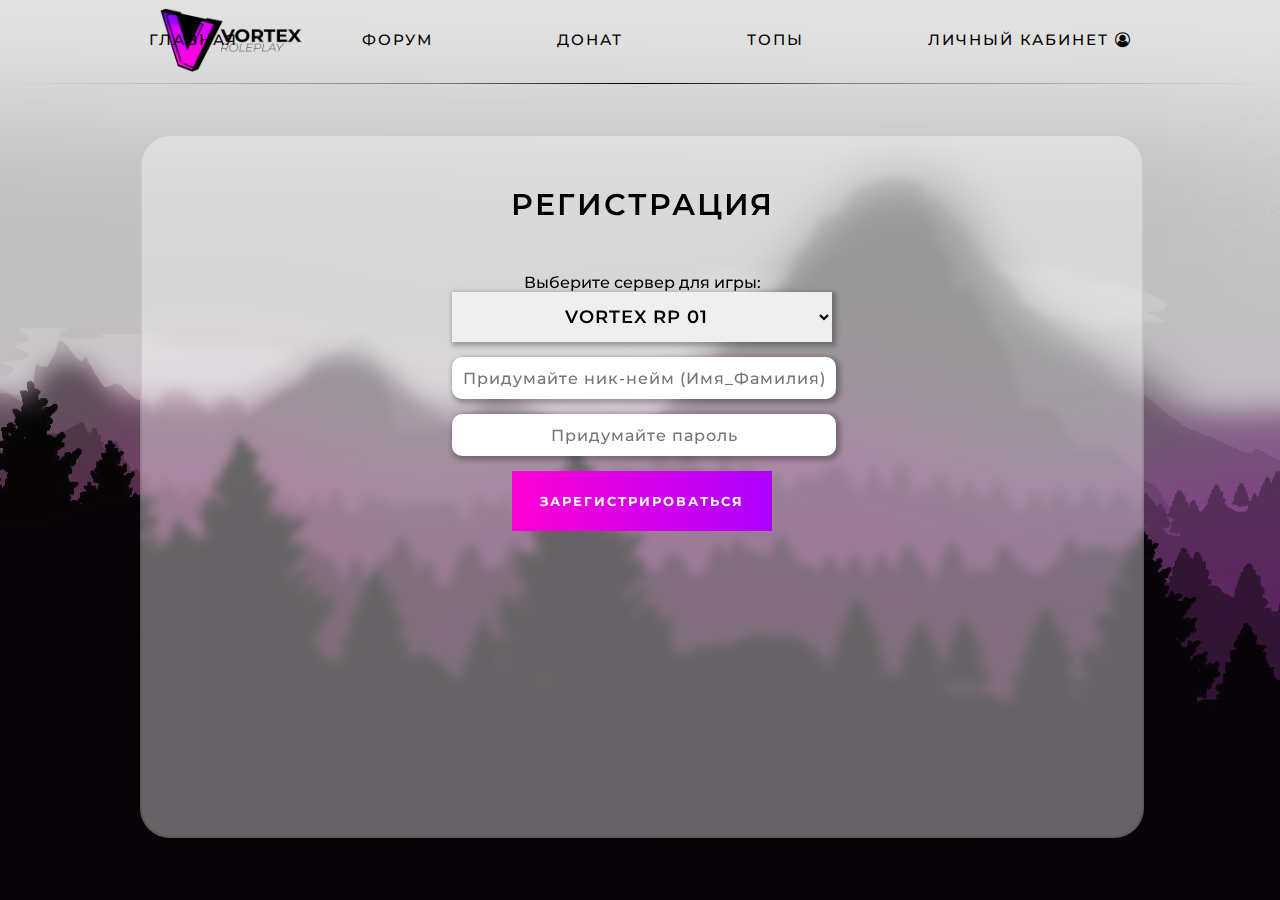
<file: registration.html>
<!DOCTYPE html>
<html lang="en">
<head>
    <link rel="preconnect" href="https://fonts.googleapis.com">
    <link rel="preconnect" href="https://fonts.gstatic.com" crossorigin>
    <link rel="stylesheet" href="https://cdnjs.cloudflare.com/ajax/libs/font-awesome/4.7.0/css/font-awesome.min.css">
    <link href="https://fonts.googleapis.com/css2?family=Montserrat:ital,wght@0,100..900;1,100..900&family=Poppins:ital,wght@0,100;0,200;0,300;0,400;0,500;0,600;0,700;0,800;0,900;1,100;1,200;1,300;1,400;1,500;1,600;1,700;1,800;1,900&family=Roboto+Mono:ital,wght@0,100..700;1,100..700&display=swap" rel="stylesheet">
    <meta charset="UTF-8">
    <meta name="viewport" content="width=device-width, initial-scale=1.0">
    <title>Vortex RP | РЕГИСТРАЦИЯ</title>
    <link rel="stylesheet" href="./styles/registration-style.css" type="text/css">
    
</head>
<body>
<!-- ----------------------Сайт меню------------------------ -->
    <div class="site-menu">
        <div class="logotype">
            <img src="./styles/logo/logo-wname.png" alt="Логотип" class="logotype">
        </div>

        <header id="PageHead">
            
            <nav class="nav-btn-block">
                <a href="index.html" class="navigate-button">ГЛАВНАЯ</a>
                <a href="VillageRP-Forum/index.html" class="navigate-button">ФОРУМ</a>
                <a href="donate.html" class="navigate-button">ДОНАТ</a>
                <a href="top-players.html" class="navigate-button">ТОПЫ</a>
                <a id="GoToProfile" class="navigate-button"> ЛИЧНЫЙ КАБИНЕТ <i class='fa fa-user-circle-o'></i></a>
            </nav>
        </header>
    </div>

    <div class="head-line"></div>

<!-- СОДЕРЖИМОЕ СТРАНИЦЫ АВТОРИЗАЦИИ -->
    <div class="login-container">
        <link rel="stylesheet" href="./styles/registration-style.css" type="text/css">
        <div class="login-block">
        <div class="login-background">
    
            <p class="log-caption" align="center">РЕГИСТРАЦИЯ</p>
    
            <div class="input-content"><!--Поля: СЕРВЕР, НИК, ПАРОЛЬ, 2ФА-->
                <form>
                    <label class="server-selector-label" for="fruits">Выберите сервер для игры:</label>
                    <select class="choose_server" name="servers">
                      <option value="server01">VORTEX RP 01</option>
                      <option value="server02">VORTEX RP 02</option>
                      <option value="server03">VORTEX RP 03</option>
                    </select>
                </form>
                <a><input placeholder="Придумайте ник-нейм (Имя_Фамилия)" type="text" class="input_nickname" ></a>
                <a><input placeholder="Придумайте пароль" type="password" class="input_password"></a>
            </div>
    
            <div class="authorize-button"> <!--КНОПКА АВТОРИЗАЦИИ-->
                <link rel="stylesheet" href="./styles/glow-button-style.css">
                <button id="Authorize" class="glow-button">ЗАРЕГИСТРИРОВАТЬСЯ</button>
            </div>
    
            <div class="re-captcha">
                <div class="g-recaptcha" data-sitekey="6LdJlHAqAAAAAPm12lgWnGxKjbmTisBXh5Rs6MMg"></div>
                <div class="text-danger" id="recaptchaError"></div>
                <script src='https://www.google.com/recaptcha/api.js'></script>
            </div>
            
    
        </div>
        </div>
    </div>

</body>
</html>

<script>
// Работа с виджетом recaptcha
// 1. Получить ответ гугл капчи
var captcha = grecaptcha.getResponse();

// 2. Если ответ пустой, то выводим сообщение о том, что пользователь не прошёл тест.
// Такую форму не будем отправлять на сервер.
if (!captcha.length) {
  // Выводим сообщение об ошибке
  $('#recaptchaError').text('* Вы не прошли проверку "Я не робот"');
} else {
  // получаем элемент, содержащий капчу
  $('#recaptchaError').text('');
}

// 3. Если форма валидна и длина капчи не равно пустой строке, то отправляем форму на сервер (AJAX)
if ((formValid) && (captcha.length)) {
  
  // добавить в formData значение 'g-recaptcha-response'=значение_recaptcha
  formData.append('g-recaptcha-response', captcha);
    
}

// 4. Если сервер вернул ответ error, то делаем следующее...
// Сбрасываем виджет reCaptcha
grecaptcha.reset();
// Если существует свойство msg у объекта $data, то...
if ($data.msg) {
  // вывести её в элемент у которого id=recaptchaError
  $('#recaptchaError').text($data.msg);
}
</script>

<script> //ПРОВЕРКА НА ВХОД В ПРОФИЛЬ
    document.getElementById('GoToProfile').addEventListener('click', function() {
    var xhr = new XMLHttpRequest();
    xhr.open('GET', 'user_data.txt', true);
    xhr.onreadystatechange = function() {
        if (xhr.readyState === 4 && xhr.status === 200) {
        var user = parseInt(xhr.responseText);
        if (user === 0) {
            window.location = 'registration.html';
        } else if (user === 1) {
            window.location = 'login.html';
        } else if (user === 2) {
            window.location = 'profile.html';
        } else {
            alert('User not found');
        }
        }
    };
    xhr.send();
    });
</script>

<script> //КНОПКА "ЗАРЕГ-СЯ"
document.getElementById('Authorize').addEventListener('click', function() {
window.location = 'profile.html';
});
</script>
</file>
<file: styles/style.css>
body {
    margin: 0;
    font-family: "Montserrat", sans-serif;
    font-weight: 300;
    color: white;
    background-image: url('img/background-1.jpg');
    background-size: cover;
    background-attachment: fixed;
}

header {
    display: flex;
    flex-wrap: wrap;
    justify-content: center;
    gap: 15px;
    padding: 15px;
}

nav {
    margin-top: 0px;
}

.head-line {
    position: relative;
    background: linear-gradient(to right, white, #b1b1b1, #838383, #000000, #838383, #b1b1b1, white);
    width: 100%;
    height: 1px;
}
.Content-With-GlowButton { /*ОТСТУП КНОПКИ "НАЧАТЬ  ИГРАТЬ" ОТ ВЕРХА*/
    margin-top: 250px;
}
nav a {
    font-weight: 500;
    color: rgb(0, 0, 0);
    margin: 0 15px;
    text-decoration: none;
    padding: 24px 0;
    text-align: center;
}

.navigate-button {  /*Дизайн кнопки навигации*/
    font-size: 15px;
    text-align: center;
    display: inline-block;
    padding: 15px 40px;
    cursor: pointer;
    letter-spacing: 2px;
    position:relative;
    overflow:hidden;
    margin: 0 20px;
}
  
.navigate-button:before {   /*Дизайн кнопки навигации*/
    content: "";
    position: absolute;
    width: 0;
    background : #000000;
    left: 45%;
    height: 2px;
    bottom: 0;
    transition: all .2s;
}
  
.navigate-button:hover:before { /*Дизайн кнопки навигации*/
    width: 100%;
    left:0;
}

.navigate-button:active {   /*Дизайн кнопки навигации*/
    background: rgba(0, 0, 0, 0.103);
}

.content-1 {
    justify-content: center;
}

.start-game-title {
    width: 500px;
    height: 100px;
    font-size: 20px;
    z-index: -4;
    margin-top: 150px;
    color: #000;
    padding: 5px;
    justify-content: center;
    text-align: center;
    margin-bottom: -30px;
}
/*---------Вывод текста при наведении на "НАЧАТЬ ИГРУ"--------*/
.glow-btn {
    margin: 0 auto;
    width: 260px;
    height: 60px;
}

.playnow-desc {
    width: 500px;
    height: 100px;
    letter-spacing: 2px;
    z-index: -4;
    margin-top: -35px;
    color: #00000000;
    padding: 5px;
    justify-content: center;
    text-align: center;
    transition: margin-top 0.3s ease-in-out;
    position: absolute;
}

.glow-btn:hover ~ .playnow-desc {
    margin-top: -15px;
    color: #000;
    transition: margin-top 0.3s ease-in-out;
}

.sgt-style {
    font-weight: 500;
    font-size: 11px;
}
/*----------Кнопка "Видео-Трейлер"-----------*/
.game-video-trailer {
    width: 500px;
    height: 100px;
    margin: 0 auto;
    font-family: "Montserrat", sans-serif;
    display: flex;
    margin-top: 50px;
    align-items: center;
    justify-content: center;
    text-align: center;
}

.play-video-text {
    margin-left: 15px;
    font-weight: 500;
    font-size: 20px;
    letter-spacing: 1px;
    font-family: "Montserrat", sans-serif;
    color: #000;
}

.play-video-button {
    font-family: "Montserrat", sans-serif;
    border: none;
    outline: none;
    max-width: 100px;
    max-height: 100px;
    width: 60px;
    height: 60px;
    font-size: 20px;
    font-style: italic;
    color: aliceblue;
    border-radius: 50%;
    background: #00000074;
    /*background: linear-gradient(110deg, #ff00aa, #cc00ff, #7a00ff);*/
    transition: background 0.2s;
    z-index: 0;
    cursor: pointer;
    position: relative;
    /*box-shadow: 0px 5px 10px 0px rgba(0, 0, 0, 0.709);*/
}

.play-video-button:before {
    content: '';
    background: linear-gradient(45deg,
     #7a00ff, #cc00ff, #ff00aa, #ff00dd, #7a00ff);
    position: absolute;
    top: -2px;
    left:-2px;
    background-size: 400%;
    z-index: -1;
    filter: blur(5px);
    width: calc(100% + 4px);
    height: calc(100% + 4px);
    animation: glowing 20s linear infinite;
    opacity: 0;
    transition: opacity .3s ease-in-out;
    border-radius: 50%;
}

.play-video-button:active {
    color: #000
}

.play-video-button:active:after {
    background: transparent;
}

.play-video-button:hover:before {
    opacity: 1;
}

.play-video-button:after {
    z-index: -1;
    content: '';
    position: absolute;
    width: 100%;
    height: 100%;
    background: linear-gradient(to right, #ff00d4, #ae00ff);
    left: 0;
    top: 0;
    border-radius: 50%;
}

@keyframes glowing {
    0% { background-position: 0 0; }
    50% { background-position: 400% 0; }
    100% { background-position: 0 0; }
}


/*-----------Появление картинки при скролле-----------*/
.hidden-blocks-container {
    margin: 0 auto;
    display: flex;
    gap: 18px;    
    justify-content: center; 
    align-items: center;
    text-align: center;   
    margin-top: 150px;
    margin-bottom: 10px;
}
.hidden-block {
    border-radius: 10px;
    width: 400px;
    height: 180px;
    color: rgb(0, 0, 0);
    padding: 20px;
    margin: 10px 0;
    opacity: 0;
    transition: opacity 1s ease-in-out;
}
.visible {
    display: block;
    opacity: 1;
}
#prev-1 {background: url('img/previews/prev-1.jpg'); background-size: cover;}
#prev-2 {background: url('img/previews/prev-2.jpg'); background-size: cover;}
#prev-3 {background: url('img/previews/prev-3.jpg'); background-size: cover;}

/*----------------ЛОГО (ЛОГОТИП) ПРОЕКТА-----------------*/
.logotype {
    position: absolute;
    width: 150px;
    height: 80px;
    margin-left: 80px;
    cursor: pointer;
}
/*----------------------------------ВЕРХ СТРАНИЦЫ-------------------------------------*/

.page-top-content {
    margin-top: -120px;
    display: flex;
    justify-content: center;
}

.get-socials {
    width: 50px;
    height: 50px;
    float: right;
}


/*---------------- ГАЙД ПО УСТАНОВКЕ ИГРЫ --------------------*/
.download-game-block {
    margin: 0 auto;
    box-shadow: 2px 2px 5px 5px #00000027;
    letter-spacing: 1px;
    color: black;
    background: #ffffff;
    margin-top: 200px;
    margin-bottom: 200px;
    max-width: 1000px;
    border: 2px solid #ffffff;
    border-radius: 15px;
    text-align: center;
}

/*------------------СТРЕЛКИ УПРАВЛЕНИЯ----------------------*/
.gotodown-image {
    margin: 0 auto;
    width: 500px;
    max-width: 500px;
    justify-content: center;
    display: flex;
    transition: opacity .1s;
}
.GoToDown {
    display: absolute;
    width: 100px;
    height: 100px;
    margin-bottom: 250px;
    transition: transform .2s height .2s;
}

.GoToDown:hover {
    top: 2px;
    transform: scale(1.2);
    transition: transform .2s, opacity .1s;
}

.gotodown-image:active {
    opacity: 0;
    transition: opacity .1s;
}
/*----------------------------------КНОПКА "Cистемные требования"-------------------------------------*/

.sys-button-class {
    margin: 15px;
    display: flex;
    justify-content: center;
    align-items: center;
    /*background: linear-gradient(#d400ff, #9900ff, #7b00ff);*/
}

.sys-params-button:hover {
    background: rgba(255, 255, 255, 0.774);
}

.sys-params-button:active {
    background: rgba(255, 255, 255, 0.89);
    color: #a5a5a5;
}

.sys-params-button-block {
    text-align: center;
    font-family: "Montserrat", sans-serif;
    font-weight: 600;
    color: #000000;
    letter-spacing: 2px;
}


.sys-params-button {
    box-shadow: 2px 2px 5px 5px #00000027;
    width: 300px;
    background: rgba(255, 255, 255, 0.548);
    text-align: center;
    display: inline-block;
    padding: 15px 40px;
    cursor: pointer;
    letter-spacing: 2px;
    position:relative;
    overflow:hidden;
    margin: 0 20px;
}
  
.sys-params-button:before {
    content: "";
    position: absolute;
    width: 0;
    background : #000000;
    left: 45%;
    height: 2px;
    bottom: 0;
    transition: all .3s;
    opacity: 0.7;
}
  
.sys-params-button:hover:before {
    width: 100%;
    left:0;
}

/*----------------------------------ТАБЛИЦА "СИСТЕМНЫЕ ТРЕБОВАНИЯ"-------------------------------------*/
.syspar-king-caption {
    color: #000;
    margin-top: 25px;
    margin-bottom: 25px;
    letter-spacing: 3px;
    font-size: 20px;
    font-weight: 500;
}

.head-line-syspar {
    margin: 0 auto;
    
    background: linear-gradient(to right, white, #b1b1b1, #838383, #000000, #838383, #b1b1b1, white);
    width: 100%;
    height: 1px;
}
.syspar-text-caption {
    z-index: 5; 
    color:black; 
    font-weight: 600; 
    letter-spacing: 2px; 
    font-size: 24px;
}
.content-3 {
    box-shadow: 2px 2px 5px 5px #00000027;
    background: #ffffff;
    margin: 0 auto;
    margin-top: 100px;
    margin-bottom: 50px;
    border: 2px solid #ffffff;
    border-radius: 15px;
    display: none;
    max-width: 1000px;
    vertical-align: top;

}

.sys-params-table {
    display: flex;
    justify-content: center;
    color: rgb(0, 0, 0);
    margin: 25px;
}

.syspar-table-caption {
    letter-spacing: 2px;
    font-weight: 500;
    font-size: large;
    font-weight: 00;
}

.sys-param-caption {
    margin-right: 300px;
    color: black;
    font-size: 20px;
    font-weight: 400;
}

table {
    border-collapse: collapse;
    border: 2px solid #c300ff00;
    border: 3px solid #c300ff00;
    border-radius: 3px solid;
 }

 table {
    width: 600px;
 }
 th {
    width: 20%;
    border: 1px solid #c300ff00;
    padding: 10px 15px;
 }
 td:first-child {
    width: 30%;
    border: 1px solid #c300ff00;
    padding: 10px 15px;
 }

/*------------------АНИМАЦИЯ СТРЕЛОК-------------------*/
/*.GoToUp {
    margin-left: 10px;
    margin-bottom: 10px;
    display: fixed;
    position: fixed;
    margin-top: 100px;
    width: 40px;
    height: 40px;
    border: 5px solid black;
    border-radius: 50%;
    margin: 10px;
    opacity: 0;
    background: #000;
    transition: opacity 2s;
}*/
</file>
<file: styles/socials-button-style.css>
.get-socials {
    margin: 0 auto;
    font-family: "Montserrat", sans-serif;
    margin-right: 85px;
    margin-top: 100px;
    position: absolute;
    top: 0px;
    right: 0px;
}

/*---------------- VK --------------------*/
.link-social-button-VK {
    margin-top: 20px;
    font-family: "Montserrat", sans-serif;
    border: none;
    outline: none;
    max-width: 100px;
    max-height: 100px;
    width: 100px;
    height: 100px;
    font-size: 36px;
    font-weight: 700;
    font-style: italic;
    color: aliceblue;
    border-radius: 50%;
    background: #5366ba;
    background-image: url(img/socials/VK_Button_static.png);
    background-size: cover;
    box-shadow: 0px 5px 10px 0px rgba(0, 0, 0, 0.709);
    transition: background 0.2s;
    z-index: 0;
    cursor: pointer;
    position: relative;
}

.link-social-button-VK:before {
    content: '';
    background: linear-gradient(to right, #0e4eb5, #779cdc, #4369a7);
    position: absolute;
    top: -2px;
    left:-2px;
    background-size: 400%;
    z-index: -1;
    filter: blur(5px);
    width: calc(100% + 5px);
    height: calc(100% + 5px);
    animation: glowing 15s linear infinite;
    opacity: 0;
    transition: opacity .3s ease-in-out;
    border-radius: 50%;
}

.link-social-button-VK:active {
    color: #000
}

.link-social-button-VK:active:after {
    background-image: url(img/socials/VK_Button_hover-2.png);
    transition: background 0.1s ease;
    
}

.link-social-button-VK:hover:before {
    opacity: 1;
}

.link-social-button-VK:after {
    z-index: -1;
    content: '';
    position: absolute;
    width: 100%;
    height: 100%;
    background: #5366ba;
    background-image: url(img/socials/VK_Button_static.png);
    background-size: cover;
    left: 0;
    top: 0;
    border-radius: 50%;
}


@keyframes glowing {
    0% { background-position: 0 0; }
    50% { background-position: 400% 0; }
    100% { background-position: 0 0; }
}

/*---------------- Telegram --------------------*/
.link-social-button-TG {
    margin-top: 20px;
    font-family: "Montserrat", sans-serif;
    border: none;
    outline: none;
    width: 100px;
    height: 100px;
    font-size: 36px;
    font-weight: 700;
    font-style: italic;
    color: aliceblue;
    border-radius: 50%;
    background: #03b8ff;
    background-image: url(img/socials/TG_Button_static.png);
    background-size: cover;
    box-shadow: 0px 5px 10px 0px rgba(0, 0, 0, 0.709);
    transition: background 0.2s;
    z-index: 0;
    cursor: pointer;
    position: relative;
}

.link-social-button-TG:before {
    content: '';
    background: linear-gradient(to right, #00a2ff, #94d8ff, #00a2ff);
    position: absolute;
    top: -2px;
    left:-2px;
    background-size: 400%;
    z-index: -1;
    filter: blur(5px);
    width: calc(100% + 5px);
    height: calc(100% + 5px);
    animation: glowing 15s linear infinite;
    opacity: 0;
    transition: opacity .3s ease-in-out;
    border-radius: 50%;
}

.link-social-button-TG:active {
    color: #000
}

.link-social-button-TG:active:after {
    background-image: url(img/socials/TG_Button_hover.png);
    transition: background 0.1s ease;
    
}

.link-social-button-TG:hover:before {
    opacity: 1;
}

.link-social-button-TG:after {
    z-index: -1;
    content: '';
    position: absolute;
    width: 100%;
    height: 100%;
    background: #00a2ff;
    background-image: url(img/socials/TG_Button_static.png);
    background-size: cover;
    left: 0;
    top: 0;
    border-radius: 50%;
}


@keyframes glowing {
    0% { background-position: 0 0; }
    50% { background-position: 400% 0; }
    100% { background-position: 0 0; }
}

/*---------------- Discord --------------------*/
.link-social-button-DS {
    margin-top: 20px;
    font-family: "Montserrat", sans-serif;
    border: none;
    outline: none;
    width: 100px;
    height: 100px;
    font-size: 36px;
    font-weight: 700;
    font-style: italic;
    color: aliceblue;
    border-radius: 50%;
    background: #5366ba;
    background-image: url(img/socials/DS_Button_static.png);
    background-size: cover;
    box-shadow: 0px 5px 10px 0px rgba(0, 0, 0, 0.709);
    transition: background 0.2s;
    z-index: 0;
    cursor: pointer;
    position: relative;
}

.link-social-button-DS:before {
    content: '';
    background: linear-gradient(to right, #4f4fab, #8a8ac9, #4f4fab);
    position: absolute;
    top: -2px;
    left:-2px;
    background-size: 400%;
    z-index: -1;
    filter: blur(5px);
    width: calc(100% + 5px);
    height: calc(100% + 5px);
    animation: glowing 15s linear infinite;
    opacity: 0;
    transition: opacity .3s ease-in-out;
    border-radius: 50%;
}

.link-social-button-DS:active {
    color: #000
}

.link-social-button-DS:active:after {
    background-image: url(img/socials/DS_Button_hover.png);
    transition: background 0.1s ease;
    
}

.link-social-button-DS:hover:before {
    opacity: 1;
}

.link-social-button-DS:after {
    z-index: -1;
    content: '';
    position: absolute;
    width: 100%;
    height: 100%;
    background: #6153ba;
    background-image: url(img/socials/DS_Button_static.png);
    background-size: cover;
    left: 0;
    top: 0;
    border-radius: 50%;
}


@keyframes glowing {
    0% { background-position: 0 0; }
    50% { background-position: 400% 0; }
    100% { background-position: 0 0; }
}
</file>
<file: styles/glow-button-style.css>
/*.glow-btn {
    display: flex;
    justify-content: center;
    align-items: center;
    position: static;
}*/

#start-game-icon {
    font-size: 15px;
}

.glow-button {
    font-family: "Montserrat", sans-serif;
    font-weight: 700;
    letter-spacing: 2px;
    width: 260px;
    height: 60px;
    border: none;
    outline: none;
    color: #ffffff;
    background: #1111115e;
    cursor: pointer;
    position: relative;
    z-index: 0;
    /*border-radius: 10px;*/
}

.glow-button:before {
    content: '';
    background: linear-gradient(45deg, #7a00ff, #cc00ff, #ff00aa, #ff00dd, #7a00ff);
    position: absolute;
    top: -2px;
    left:-2px;
    background-size: 400%;
    z-index: -1;
    filter: blur(5px);
    width: calc(100% + 4px);
    height: calc(100% + 4px);
    animation: glowing 20s linear infinite;
    opacity: 0;
    transition: opacity .3s ease-in-out;
    /*border-radius: 10px;*/
}

.glow-button:active {
    color: #000
}

.glow-button:active:after {
    background: transparent;
}

.glow-button:hover:before {
    opacity: 1;
}

.glow-button:after {
    z-index: -1;
    content: '';
    position: absolute;
    width: 100%;
    height: 100%;
    background: linear-gradient(to right, rgb(255, 0, 212), rgb(174, 0, 255));
    /*background: linear-gradient(to right, rgb(255, 124, 63), rgb(174, 0, 255));*/
    left: 0;
    top: 0;
    /*border-radius: 10px;*/
}

@keyframes glowing {
    0% { background-position: 0 0; }
    50% { background-position: 400% 0; }
    100% { background-position: 0 0; }
}
</file>
<file: styles/video-trailer.css>
.play-video-button::after {
    border: none;
}

.game-trailer-box {
    display: none;
    position: fixed;
    z-index: 1;
    left: 0;
    top: 0;
    width: 100%;
    height: 100%;
    overflow: auto;
    background-color: rgb(0,0,0);
    background-color: rgba(0, 0, 0, 0.635);
}

.game-trailer-video {
    background-color: #ffffff;
    margin: 5% auto;
    padding: 20px;
    border: none;
    border-radius: 15px;
    width: 80%;
}
  
.close {
    color: #bb00ff;
    float: right;
    font-size: 50px;
    font-weight: bold;
    display: absolute;
    margin-top: -120px;
}
  
.close:hover,
.close:focus {
    color: black;
    text-decoration: none;
    cursor: pointer;
}

.game-trailer-caption {
    font-display: absolute;
    color: black;
    font-weight: 800;
    font-size: 30px;
    text-align: center;
}
</file>
<file: styles/download-button-style.css>
.glow-btn {
    display: flex;
    justify-content: center;
    align-items: center;
    position: static;
}

#download-icon {
    font-weight: 100;
}

.download-button {
    font-family: "Montserrat", sans-serif;
    font-weight: 600;
    letter-spacing: 2px;
    width: 150px;
    height: 40px;
    border: none;
    outline: none;
    color: #ffffff;
    background: #1111115e;
    cursor: pointer;
    position: relative;
    z-index: 0;
    /*border-radius: 10px;*/
}

.download-button:before {
    content: '';
    background: linear-gradient(45deg, #7a00ff, #cc00ff, #ff00aa, #ff00dd, #7a00ff);
    position: absolute;
    top: -2px;
    left:-2px;
    background-size: 400%;
    z-index: -1;
    filter: blur(5px);
    width: calc(100% + 4px);
    height: calc(100% + 4px);
    animation: glowing 20s linear infinite;
    opacity: 0;
    transition: opacity .3s ease-in-out;
    /*border-radius: 10px;*/
}

.download-button:active {
    color: #000
}

.download-button:active:after {
    background: transparent;
}

.download-button:hover:before {
    opacity: 1;
}

.download-button:after {
    z-index: -1;
    content: '';
    position: absolute;
    width: 100%;
    height: 100%;
    background: linear-gradient(to right, rgb(255, 0, 212), rgb(174, 0, 255));
    /*background: linear-gradient(to right, rgb(255, 124, 63), rgb(174, 0, 255));*/
    left: 0;
    top: 0;
    /*border-radius: 10px;*/
}

@keyframes glowing {
    0% { background-position: 0 0; }
    50% { background-position: 400% 0; }
    100% { background-position: 0 0; }
}
</file>
<file: styles/howtofix-style.css>
body {
    margin: 0;
    font-family: "Montserrat", sans-serif;
    font-weight: 300;
    color: rgb(0, 0, 0);
    background-image: url('img/background-1.jpg');
    background-size: cover;
    background-attachment: fixed;
}

header {
    display: flex;
    flex-wrap: wrap;
    justify-content: center;
    gap: 15px;
    padding: 15px;
}

nav {
    margin-top: 0px;
}

.head-line {
    position: relative;
    background: linear-gradient(to right, white, #b1b1b1, #838383, #000000, #838383, #b1b1b1, white);
    width: 100%;
    height: 1px;
}

nav a {
    font-weight: 500;
    color: rgb(0, 0, 0);
    margin: 0 15px;
    text-decoration: none;
    padding: 24px 0;
    text-align: center;
}

.navigate-button {  /*Дизайн кнопки навигации*/
    font-size: 15px;
    text-align: center;
    display: inline-block;
    padding: 15px 40px;
    cursor: pointer;
    letter-spacing: 2px;
    position:relative;
    overflow:hidden;
    margin: 0 20px;
}
  
.navigate-button:before {   /*Дизайн кнопки навигации*/
    content: "";
    position: absolute;
    width: 0;
    background : #000000;
    left: 45%;
    height: 2px;
    bottom: 0;
    transition: all .2s;
}
  
.navigate-button:hover:before { /*Дизайн кнопки навигации*/
    width: 100%;
    left:0;
}

.navigate-button:active {   /*Дизайн кнопки навигации*/
    background: rgba(0, 0, 0, 0.103);
}

.content-1 {
    justify-content: center;
}

.start-game-title {
    font-size: 20px;
    z-index: -4;
    margin-top: 150px;
    color: #000;
    padding: 5px;
    justify-content: center;
    text-align: center;
}

.logotype {
    position: absolute;
    width: 150px;
    height: 80px;
    margin-left: 80px;
    cursor: pointer;
}
.download-game-block {
    box-shadow: 2px 2px 5px 5px #00000048;
    letter-spacing: 1px;
    color: black;
    box-shadow: #000;
    background: #ffffff;
    margin-top: 500px;
    margin-bottom: 500px;
    margin-left: 450px;
    margin-right: 450px;
    border: 2px solid #ffffff;
    border-radius: 15px;
    text-align: center;
    
}

/*------------------------------------*/
</file>
<file: styles/login-style.css>
body {
    margin: 0;
    font-family: "Montserrat", sans-serif;
    font-weight: 300;
    color: white;
    background-image: url('img/login-background-2.png');
    background-size: cover;
    background-attachment: fixed;
}

header {
    display: flex;
    flex-wrap: wrap;
    justify-content: center;
    gap: 15px;
    padding: 15px;
}

nav {
    margin-top: 0px;
}

.head-line {
    position: relative;
    background: linear-gradient(to right, #ffffff00, #b1b1b1, #838383, #000000, #838383, #b1b1b1, #ffffff00);
    width: 100%;
    height: 1px;
}
.Content-With-GlowButton { /*ОТСТУП КНОПКИ "НАЧАТЬ  ИГРАТЬ" ОТ ВЕРХА*/
    margin-top: 250px;
}
nav a {
    font-weight: 500;
    color: rgb(0, 0, 0);
    margin: 0 15px;
    text-decoration: none;
    padding: 24px 0;
    text-align: center;
}

.navigate-button {  /*Дизайн кнопки навигации*/
    font-family: "Montserrat", sans-serif;
    background: none;
    border: none;
    font-size: 15px;
    text-align: center;
    display: inline-block;
    padding: 15px 40px;
    cursor: pointer;
    letter-spacing: 2px;
    position:relative;
    overflow:hidden;
    margin: 0 20px;
}
  
.navigate-button:before {   /*Дизайн кнопки навигации*/
    content: "";
    position: absolute;
    width: 0;
    background : #000000;
    left: 45%;
    height: 2px;
    bottom: 0;
    transition: all .2s;
}
  
.navigate-button:hover:before { /*Дизайн кнопки навигации*/
    width: 100%;
    left:0;
}

.navigate-button:active {   /*Дизайн кнопки навигации*/
    background: rgba(0, 0, 0, 0.103);
}

/*----------------ЛОГО (ЛОГОТИП) ПРОЕКТА-----------------*/
.logotype {
    position: absolute;
    width: 150px;
    height: 80px;
    margin-left: 80px;
    cursor: pointer;
}
/*----------------------------------ВЕРХ СТРАНИЦЫ-------------------------------------*/

.page-top-content {
    margin-top: -120px;
    display: flex;
    justify-content: center;
}
*/

/*----------------------------ОКНО АВТОРИЗАЦИИ-------------------------------*/
.login-container {
    text-align: center;
    font-family: "Montserrat", sans-serif;
    display: block;
    margin: 0 auto;
    margin-top: 50px;
    width: 1000px;
    height: 600px;
    padding: 20px;
    z-index: 10;
}

.login-block {
    font-family: "Montserrat", sans-serif;
    margin: 0 auto;
    margin-top: 50px;
    text-align: center;
    justify-content: center;
    align-items: center;
    width: 1000px;
    height: 700px;
    color: #000000;
    z-index: 10;
}

.server-selector-label {
    font-weight: 500;
}

.login-background {
    border-radius: 30px;
    -webkit-backdrop-filter: blur(5px);
    border: 2px solid rgba(0, 0, 0, 0.089);
    backdrop-filter: blur(5px);
    background: #ffffff62;
    width: 100%;
    height: 100%;
}
.log-caption {
    font-weight: 600;
    font-size: 30px;
    letter-spacing: 2px;
    margin-top: 50px;
}
.input-content {
    margin: 0 auto;
    gap: 35px;
    margin-top: 50px;
    width: 300px;
}

.choose_server {
    display: block;
    align-items: center;
    text-align: center;
    margin: 0 auto;
    content: '';
    font-family: "Montserrat", sans-serif;
    font-size: 18px;
    font-weight: 600;
    letter-spacing: 1px;
    width: 300px;
    height: 50px;
    border: none;
    border-radius: 0px;
    box-shadow: 2px 2px 5px 2px #00000048;
    outline: none;
}
.input_nickname {
    display: block;
    align-items: center;
    text-align: center;
    margin: 0 auto;
    margin-top: 15px;
    content: '';
    font-family: "Montserrat", sans-serif;
    font-size: 16px;
    font-weight: 500;
    letter-spacing: 1px;
    width: 300px;
    height: 40px;
    border: none;
    border-radius: 10px;
    box-shadow: 2px 2px 5px 2px #00000048;
    outline: none;
}
.input_password {
    display: block;
    align-items: center;
    text-align: center;
    margin: 0 auto;
    margin-top: 15px;
    content: '';
    font-family: "Montserrat", sans-serif;
    font-size: 16px;
    font-weight: 500;
    letter-spacing: 1px;
    width: 300px;
    height: 40px;
    border: none;
    border-radius: 10px;
    box-shadow: 2px 2px 5px 2px #00000048;
    outline: none;
}
.input_2fa {
    display: block;
    align-items: center;
    text-align: center;
    margin: 0 auto;
    margin-top: 15px;
    margin-bottom: 15px;
    content: '';
    font-family: "Montserrat", sans-serif;
    font-size: 16px;
    font-weight: 500;
    letter-spacing: 1px;
    width: 300px;
    height: 40px;
    border: none;
    border-radius: 10px;
    box-shadow: 2px 2px 5px 2px #00000048;
    outline: none;
}

.re-captcha {
    margin: 0 auto;
    display: flex;
    margin-top: 20px;
    justify-content: center;
}
</file>
<file: styles/profile-style.css>
body {
    margin: 0;
    font-family: "Montserrat", sans-serif;
    font-weight: 300;
    color: white;
    background-image: url('img/background-1.jpg');
    background-size: cover;
    background-attachment: fixed;
}

header {
    display: flex;
    flex-wrap: wrap;
    justify-content: center;
    gap: 15px;
    padding: 15px;
}

nav {
    margin-top: 0px;
}

.head-line {
    position: relative;
    background: linear-gradient(to right, white, #b1b1b1, #838383, #000000, #838383, #b1b1b1, white);
    width: 100%;
    height: 1px;
}
.Content-With-GlowButton { /*ОТСТУП КНОПКИ "НАЧАТЬ  ИГРАТЬ" ОТ ВЕРХА*/
    margin-top: 250px;
}
nav a {
    font-weight: 500;
    color: rgb(0, 0, 0);
    margin: 0 15px;
    text-decoration: none;
    padding: 24px 0;
    text-align: center;
}

.navigate-button {  /*Дизайн кнопки навигации*/
    font-size: 15px;
    text-align: center;
    display: inline-block;
    padding: 15px 40px;
    cursor: pointer;
    letter-spacing: 2px;
    position:relative;
    overflow:hidden;
    margin: 0 20px;
}
  
.navigate-button:before {   /*Дизайн кнопки навигации*/
    content: "";
    position: absolute;
    width: 0;
    background : #000000;
    left: 45%;
    height: 2px;
    bottom: 0;
    transition: all .2s;
}
  
.navigate-button:hover:before { /*Дизайн кнопки навигации*/
    width: 100%;
    left:0;
}

.navigate-button:active {   /*Дизайн кнопки навигации*/
    background: rgba(0, 0, 0, 0.103);
}

.content-1 {
    justify-content: center;
}

.start-game-title {
    width: 500px;
    height: 100px;
    font-size: 20px;
    z-index: -4;
    margin-top: 150px;
    color: #000;
    padding: 5px;
    justify-content: center;
    text-align: center;
    margin-bottom: -30px;
}
/*---------Вывод текста при наведении на "НАЧАТЬ ИГРУ"--------*/
.glow-btn {
    margin: 0 auto;
    width: 260px;
    height: 60px;
}

.playnow-desc {
    width: 500px;
    height: 100px;
    letter-spacing: 2px;
    z-index: -4;
    margin-top: -35px;
    color: #00000000;
    padding: 5px;
    justify-content: center;
    text-align: center;
    transition: margin-top 0.3s ease-in-out;
    position: absolute;
}

.glow-btn:hover ~ .playnow-desc {
    margin-top: -15px;
    color: #000;
    transition: margin-top 0.3s ease-in-out;
}

.sgt-style {
    font-weight: 500;
    font-size: 11px;
}
/*----------Кнопка "Видео-Трейлер"-----------*/
.game-video-trailer {
    width: 500px;
    height: 100px;
    margin: 0 auto;
    font-family: "Montserrat", sans-serif;
    display: flex;
    margin-top: 50px;
    align-items: center;
    justify-content: center;
    text-align: center;
}

.play-video-text {
    margin-left: 15px;
    font-weight: 500;
    font-size: 20px;
    letter-spacing: 1px;
    font-family: "Montserrat", sans-serif;
    color: #000;
}

.play-video-button {
    font-family: "Montserrat", sans-serif;
    border: none;
    outline: none;
    max-width: 100px;
    max-height: 100px;
    width: 60px;
    height: 60px;
    font-size: 20px;
    font-style: italic;
    color: aliceblue;
    border-radius: 50%;
    background: #00000074;
    /*background: linear-gradient(110deg, #ff00aa, #cc00ff, #7a00ff);*/
    transition: background 0.2s;
    z-index: 0;
    cursor: pointer;
    position: relative;
    /*box-shadow: 0px 5px 10px 0px rgba(0, 0, 0, 0.709);*/
}

.play-video-button:before {
    content: '';
    background: linear-gradient(45deg,
     #7a00ff, #cc00ff, #ff00aa, #ff00dd, #7a00ff);
    position: absolute;
    top: -2px;
    left:-2px;
    background-size: 400%;
    z-index: -1;
    filter: blur(5px);
    width: calc(100% + 4px);
    height: calc(100% + 4px);
    animation: glowing 20s linear infinite;
    opacity: 0;
    transition: opacity .3s ease-in-out;
    border-radius: 50%;
}

.play-video-button:active {
    color: #000
}

.play-video-button:active:after {
    background: transparent;
}

.play-video-button:hover:before {
    opacity: 1;
}

.play-video-button:after {
    z-index: -1;
    content: '';
    position: absolute;
    width: 100%;
    height: 100%;
    background: linear-gradient(to right, #ff00d4, #ae00ff);
    left: 0;
    top: 0;
    border-radius: 50%;
}

@keyframes glowing {
    0% { background-position: 0 0; }
    50% { background-position: 400% 0; }
    100% { background-position: 0 0; }
}


/*-----------Появление картинки при скролле-----------*/
.hidden-blocks-container {
    margin: 0 auto;
    display: flex;
    gap: 18px;    
    justify-content: center; 
    align-items: center;
    text-align: center;   
    margin-top: 150px;
    margin-bottom: 10px;
}
.hidden-block {
    border-radius: 10px;
    width: 400px;
    height: 180px;
    color: rgb(0, 0, 0);
    padding: 20px;
    margin: 10px 0;
    opacity: 0;
    transition: opacity 1s ease-in-out;
}
.visible {
    display: block;
    opacity: 1;
}
#prev-1 {background: url('img/previews/prev-1.jpg'); background-size: cover;}
#prev-2 {background: url('img/previews/prev-2.jpg'); background-size: cover;}
#prev-3 {background: url('img/previews/prev-3.jpg'); background-size: cover;}

/*----------------ЛОГО (ЛОГОТИП) ПРОЕКТА-----------------*/
.logotype {
    position: absolute;
    width: 150px;
    height: 80px;
    margin-left: 80px;
    cursor: pointer;
}
/*----------------------------------ВЕРХ СТРАНИЦЫ-------------------------------------*/

.page-top-content {
    margin-top: -120px;
    display: flex;
    justify-content: center;
}

.get-socials {
    width: 50px;
    height: 50px;
    float: right;
}

/*------------------------ПОЛЕ С ИНФОЙ ЮЗЕРА-----------------------*/
.user-info {
    
    justify-content: center;
    display: flex;
    align-items: center;
}

.info-block {
    margin: 0 auto;
    display: flex;
    margin-top: 50px;
    margin-bottom: 50px;
    margin-left: 50px;
    margin-right: 50px;
    width: 1500px;
    height: 800px;
    border-radius: 20px;
    box-shadow: 2px 2px 5px 5px #00000027;
    letter-spacing: 1px;
    color: black;
    background: #ffffff;
}

#UserAvatar {
    display: flex;
    width: 200px;
    height: 200px;
    margin-left: 20px;
    margin-top: 20px;
    margin-right: 50px;
    margin-bottom: 20px;
    background-image: url('img/user-avatar.jpg');
    background-size: cover;
    border-radius: 20px;
}

#UserInfo {
    font-weight: 400;
    letter-spacing: 2px;
}
</file>
<file: styles/registration-style.css>
body {
    margin: 0;
    font-family: "Montserrat", sans-serif;
    font-weight: 300;
    color: white;
    background-image: url('img/login-background-2.png');
    background-size: cover;
    background-attachment: fixed;
}

header {
    display: flex;
    flex-wrap: wrap;
    justify-content: center;
    gap: 15px;
    padding: 15px;
}

nav {
    margin-top: 0px;
}

.head-line {
    position: relative;
    background: linear-gradient(to right, #ffffff00, #b1b1b1, #838383, #000000, #838383, #b1b1b1, #ffffff00);
    width: 100%;
    height: 1px;
}
.Content-With-GlowButton { /*ОТСТУП КНОПКИ "НАЧАТЬ  ИГРАТЬ" ОТ ВЕРХА*/
    margin-top: 250px;
}
nav a {
    font-weight: 500;
    color: rgb(0, 0, 0);
    margin: 0 15px;
    text-decoration: none;
    padding: 24px 0;
    text-align: center;
}

.navigate-button {  /*Дизайн кнопки навигации*/
    font-family: "Montserrat", sans-serif;
    background: none;
    border: none;
    font-size: 15px;
    text-align: center;
    display: inline-block;
    padding: 15px 40px;
    cursor: pointer;
    letter-spacing: 2px;
    position:relative;
    overflow:hidden;
    margin: 0 20px;
}
  
.navigate-button:before {   /*Дизайн кнопки навигации*/
    content: "";
    position: absolute;
    width: 0;
    background : #000000;
    left: 45%;
    height: 2px;
    bottom: 0;
    transition: all .2s;
}
  
.navigate-button:hover:before { /*Дизайн кнопки навигации*/
    width: 100%;
    left:0;
}

.navigate-button:active {   /*Дизайн кнопки навигации*/
    background: rgba(0, 0, 0, 0.103);
}

/*----------------ЛОГО (ЛОГОТИП) ПРОЕКТА-----------------*/
.logotype {
    position: absolute;
    width: 150px;
    height: 80px;
    margin-left: 80px;
    cursor: pointer;
}
/*----------------------------------ВЕРХ СТРАНИЦЫ-------------------------------------*/

.page-top-content {
    margin-top: -120px;
    display: flex;
    justify-content: center;
}
*/

/*----------------------------ОКНО АВТОРИЗАЦИИ-------------------------------*/
.login-container {
    text-align: center;
    font-family: "Montserrat", sans-serif;
    display: block;
    margin: 0 auto;
    margin-top: 50px;
    width: 1000px;
    height: 600px;
    padding: 20px;
    z-index: 10;
}

.login-block {
    font-family: "Montserrat", sans-serif;
    margin: 0 auto;
    margin-top: 50px;
    text-align: center;
    justify-content: center;
    align-items: center;
    width: 1000px;
    height: 700px;
    color: #000000;
    z-index: 10;
}

.server-selector-label {
    font-weight: 500;
}

.login-background {
    border-radius: 30px;
    -webkit-backdrop-filter: blur(5px);
    border: 2px solid rgba(0, 0, 0, 0.089);
    backdrop-filter: blur(5px);
    background: #ffffff62;
    width: 100%;
    height: 100%;
}
.log-caption {
    font-weight: 600;
    font-size: 30px;
    letter-spacing: 2px;
    margin-top: 50px;
}
.input-content {
    margin: 0 auto;
    gap: 35px;
    margin-top: 50px;
    width: 380px;
}

.choose_server {
    display: block;
    align-items: center;
    text-align: center;
    margin: 0 auto;
    content: '';
    font-family: "Montserrat", sans-serif;
    font-size: 18px;
    font-weight: 600;
    letter-spacing: 1px;
    width: 380px;
    height: 50px;
    border: none;
    border-radius: 0px;
    box-shadow: 2px 2px 5px 2px #00000048;
    outline: none;
}
.input_nickname {
    display: block;
    align-items: center;
    text-align: center;
    margin: 0 auto;
    margin-top: 15px;
    content: '';
    font-family: "Montserrat", sans-serif;
    font-size: 16px;
    font-weight: 500;
    letter-spacing: 1px;
    width: 380px;
    height: 40px;
    border: none;
    border-radius: 10px;
    box-shadow: 2px 2px 5px 2px #00000048;
    outline: none;
}
.input_password {
    display: block;
    align-items: center;
    text-align: center;
    margin: 0 auto;
    margin-top: 15px;
    content: '';
    font-family: "Montserrat", sans-serif;
    font-size: 16px;
    font-weight: 500;
    letter-spacing: 1px;
    width: 380px;
    height: 40px;
    border: none;
    border-radius: 10px;
    box-shadow: 2px 2px 5px 2px #00000048;
    outline: none;
    margin-bottom: 15px;
}
.input_2fa {
    display: block;
    align-items: center;
    text-align: center;
    margin: 0 auto;
    margin-top: 15px;
    margin-bottom: 15px;
    content: '';
    font-family: "Montserrat", sans-serif;
    font-size: 16px;
    font-weight: 500;
    letter-spacing: 1px;
    width: 380px;
    height: 40px;
    border: none;
    border-radius: 10px;
    box-shadow: 2px 2px 5px 2px #00000048;
    outline: none;
}

.re-captcha {
    margin: 0 auto;
    display: flex;
    margin-top: 20px;
    justify-content: center;
}
</file>
